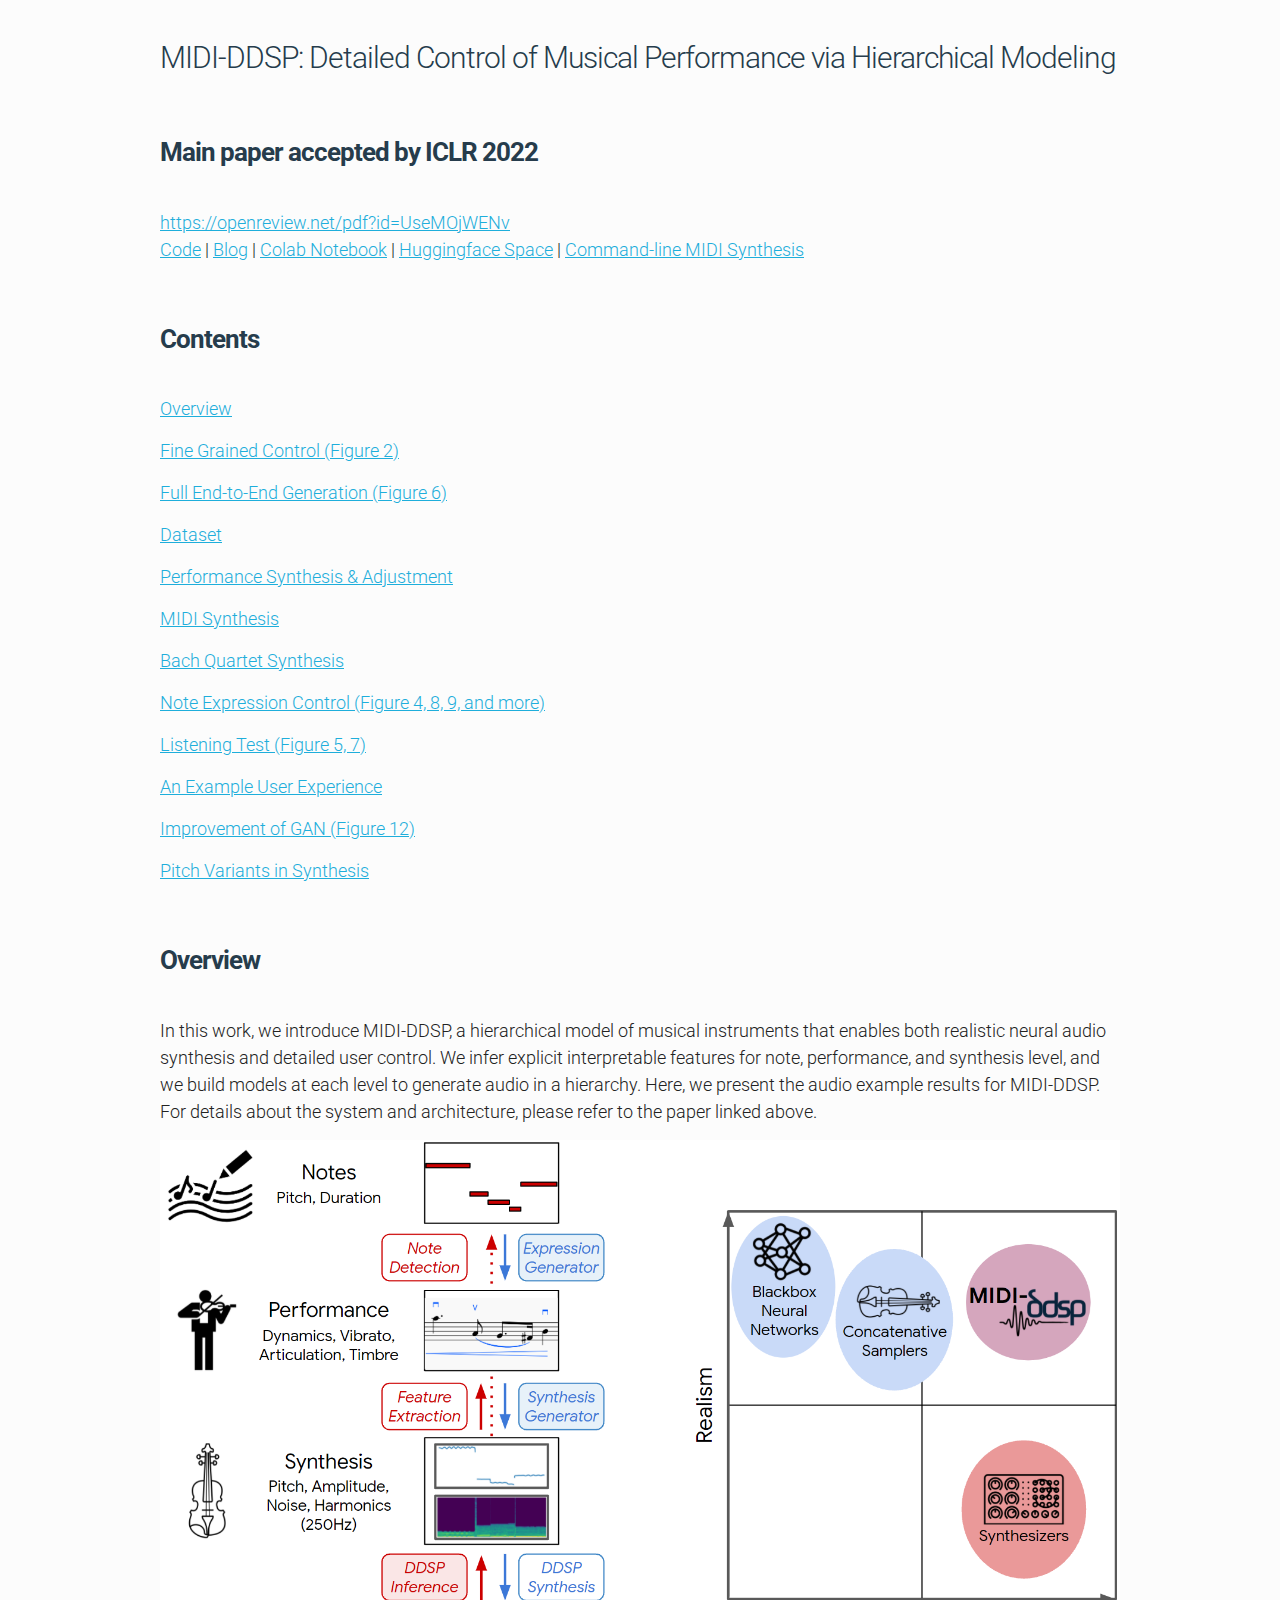
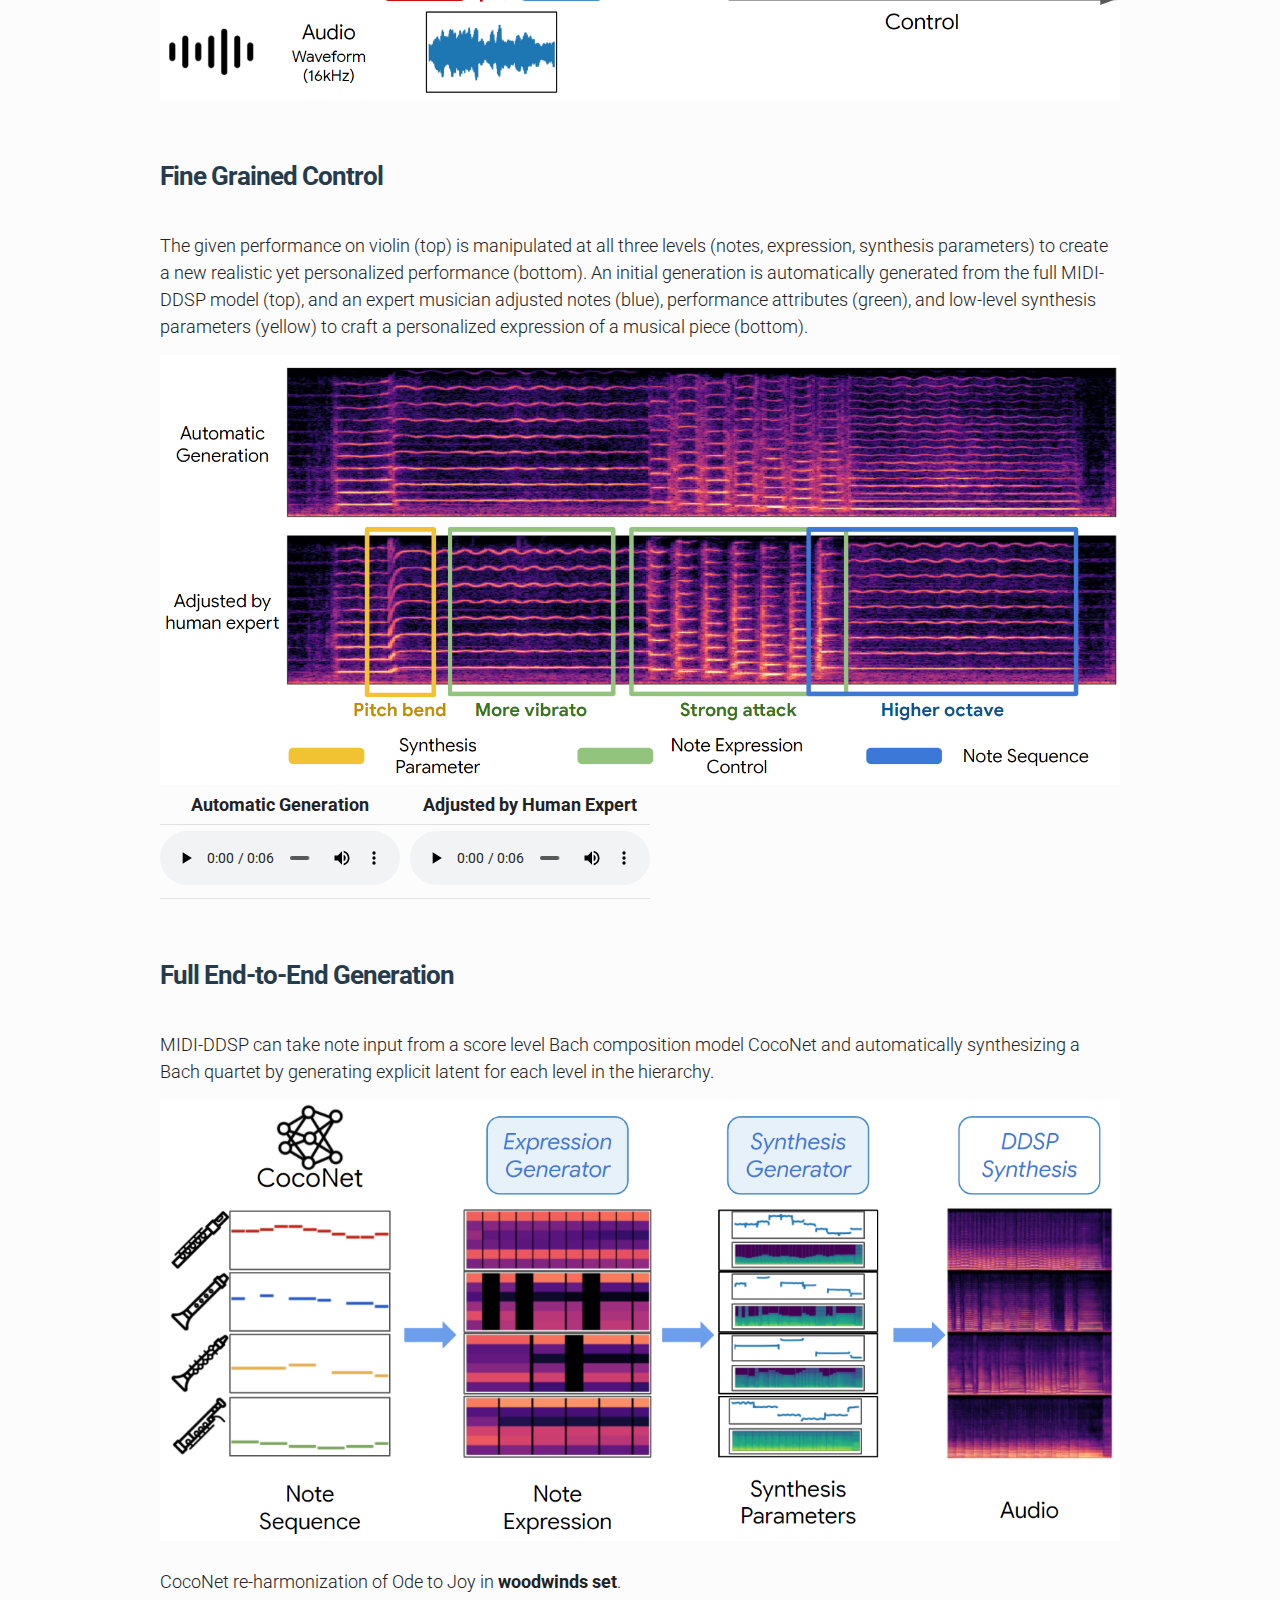
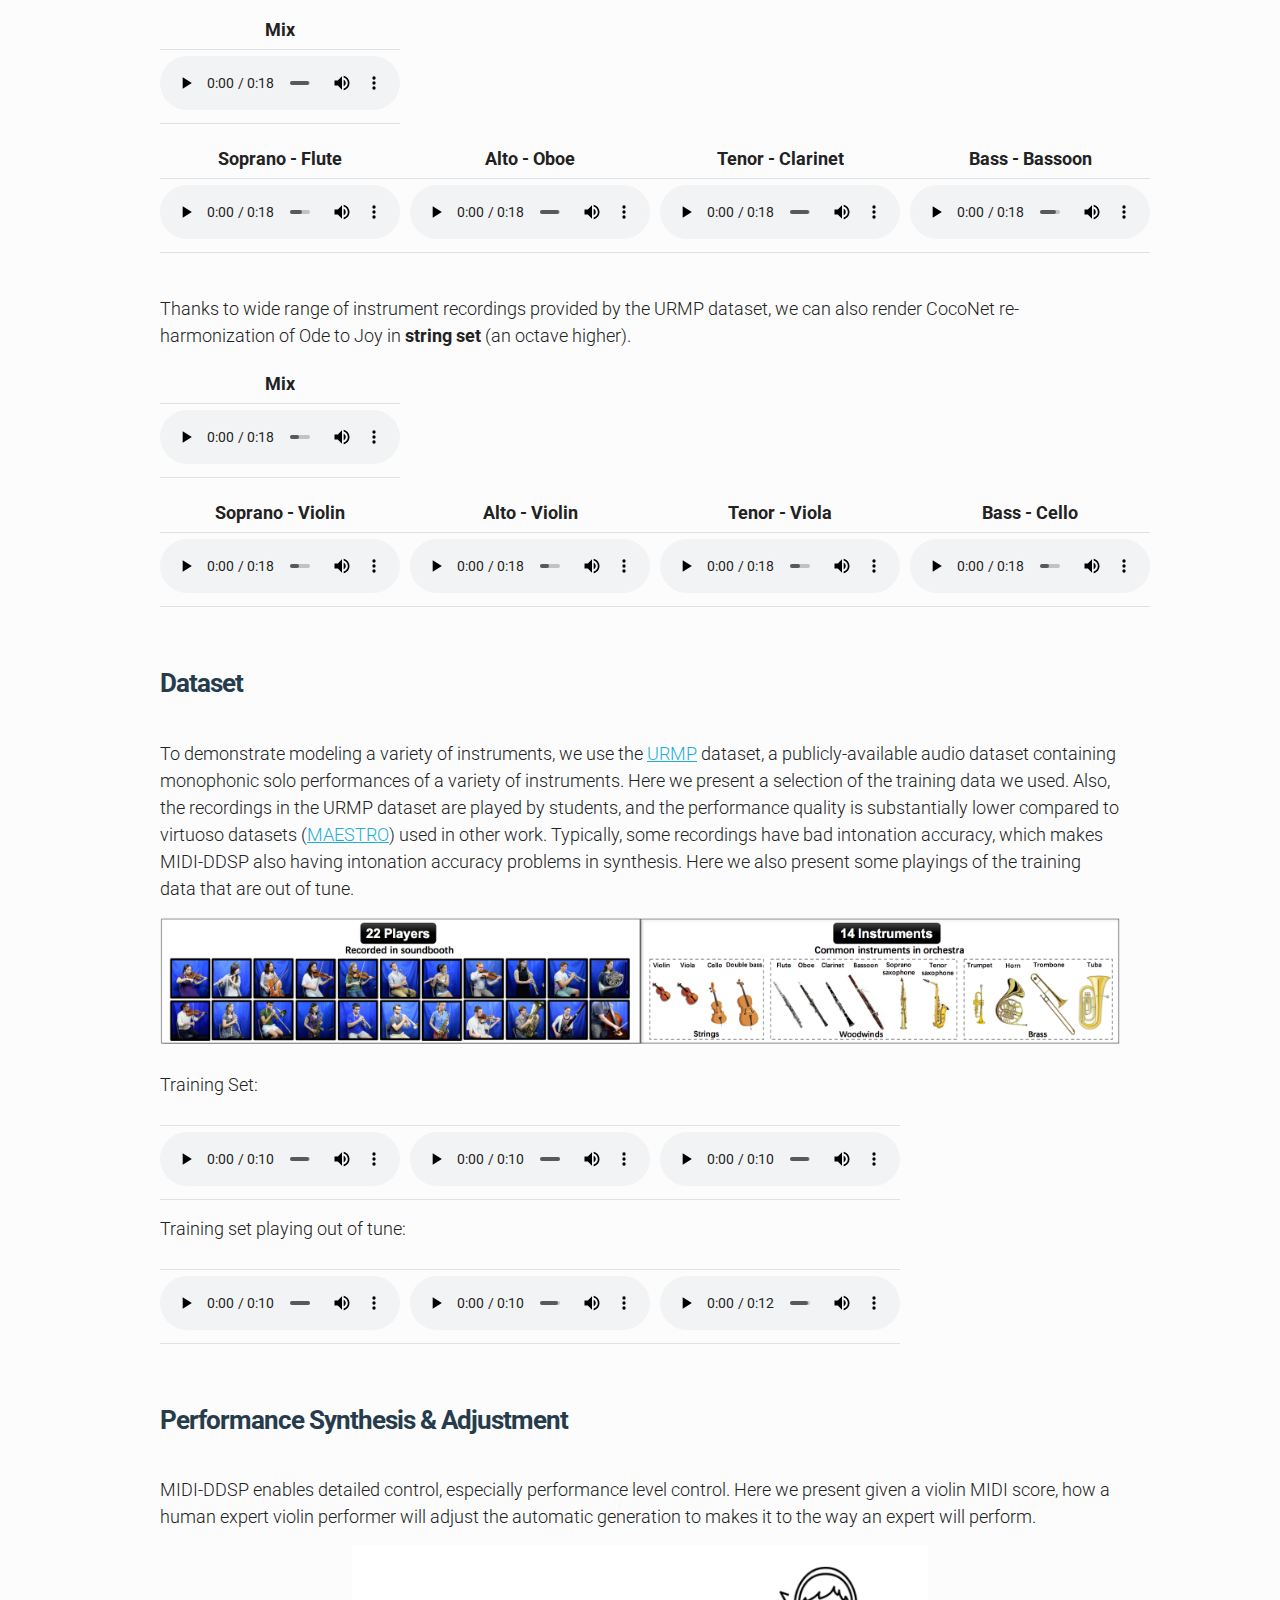
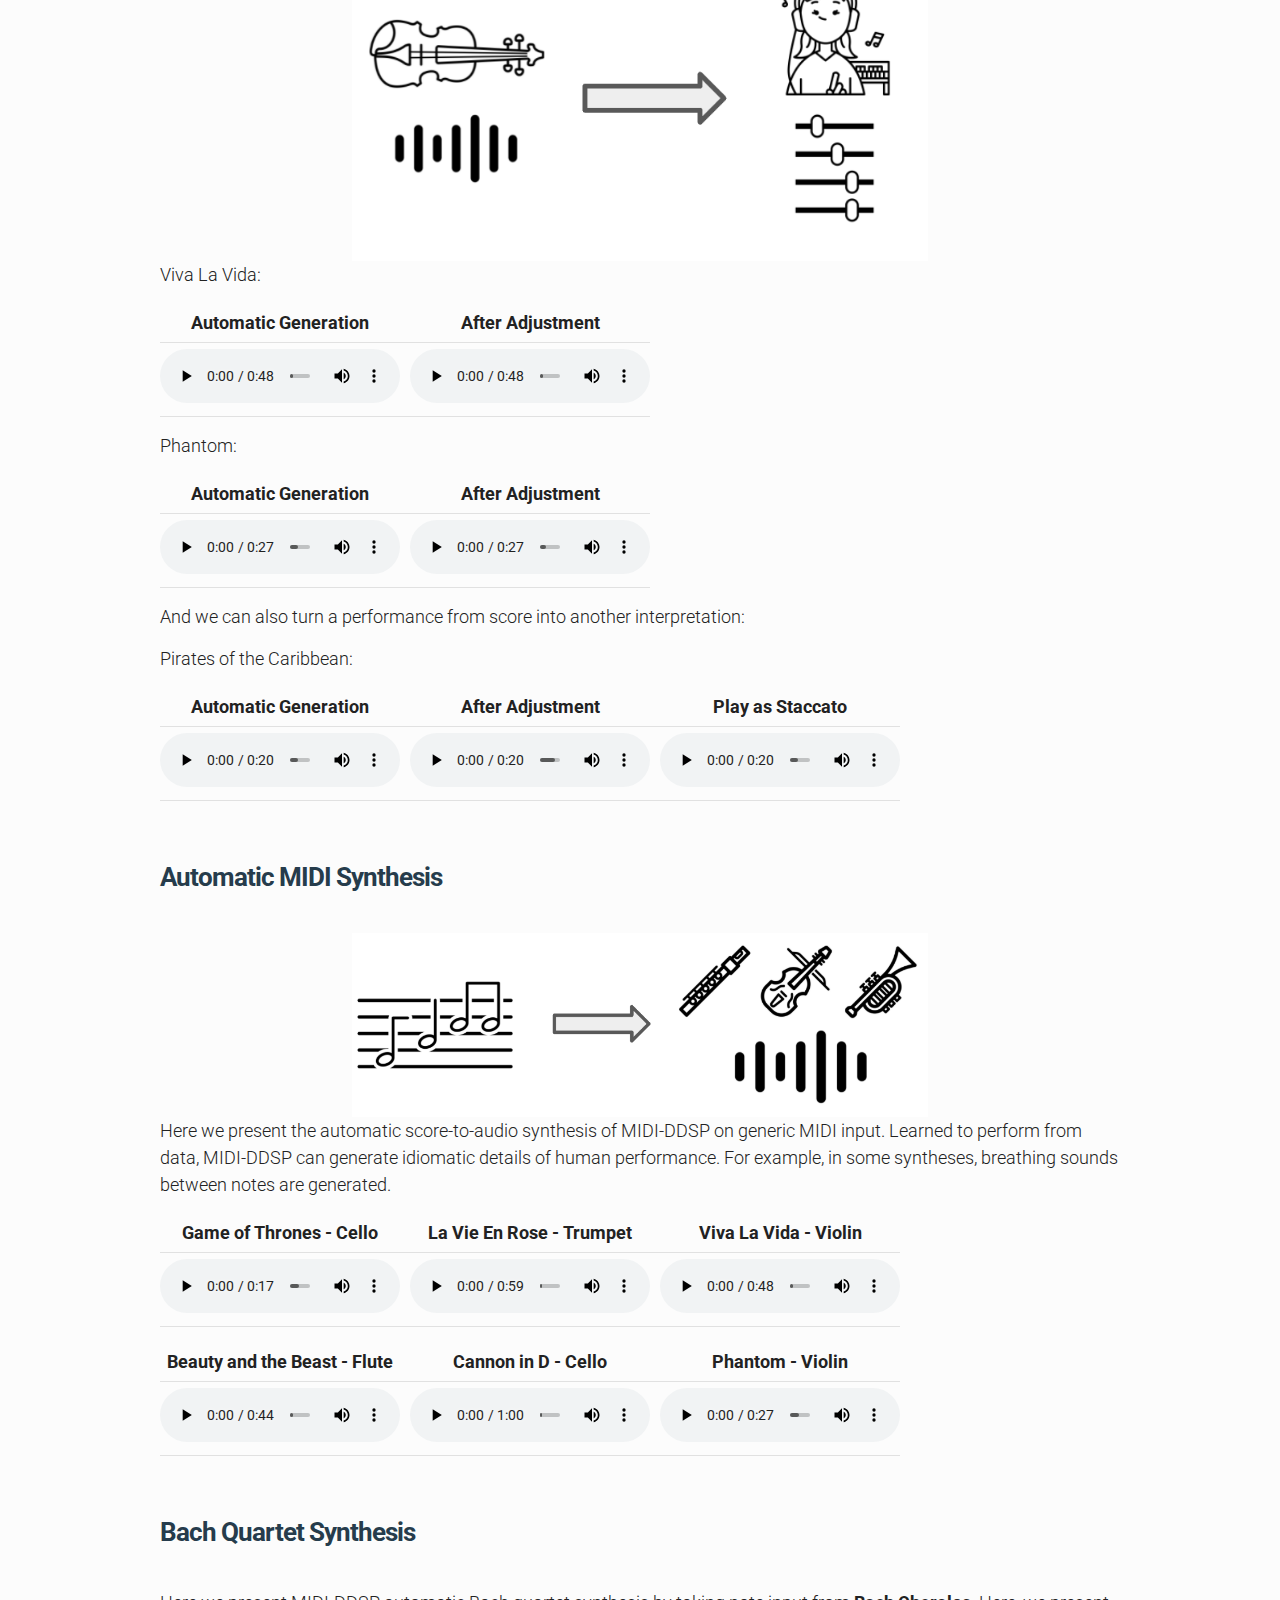
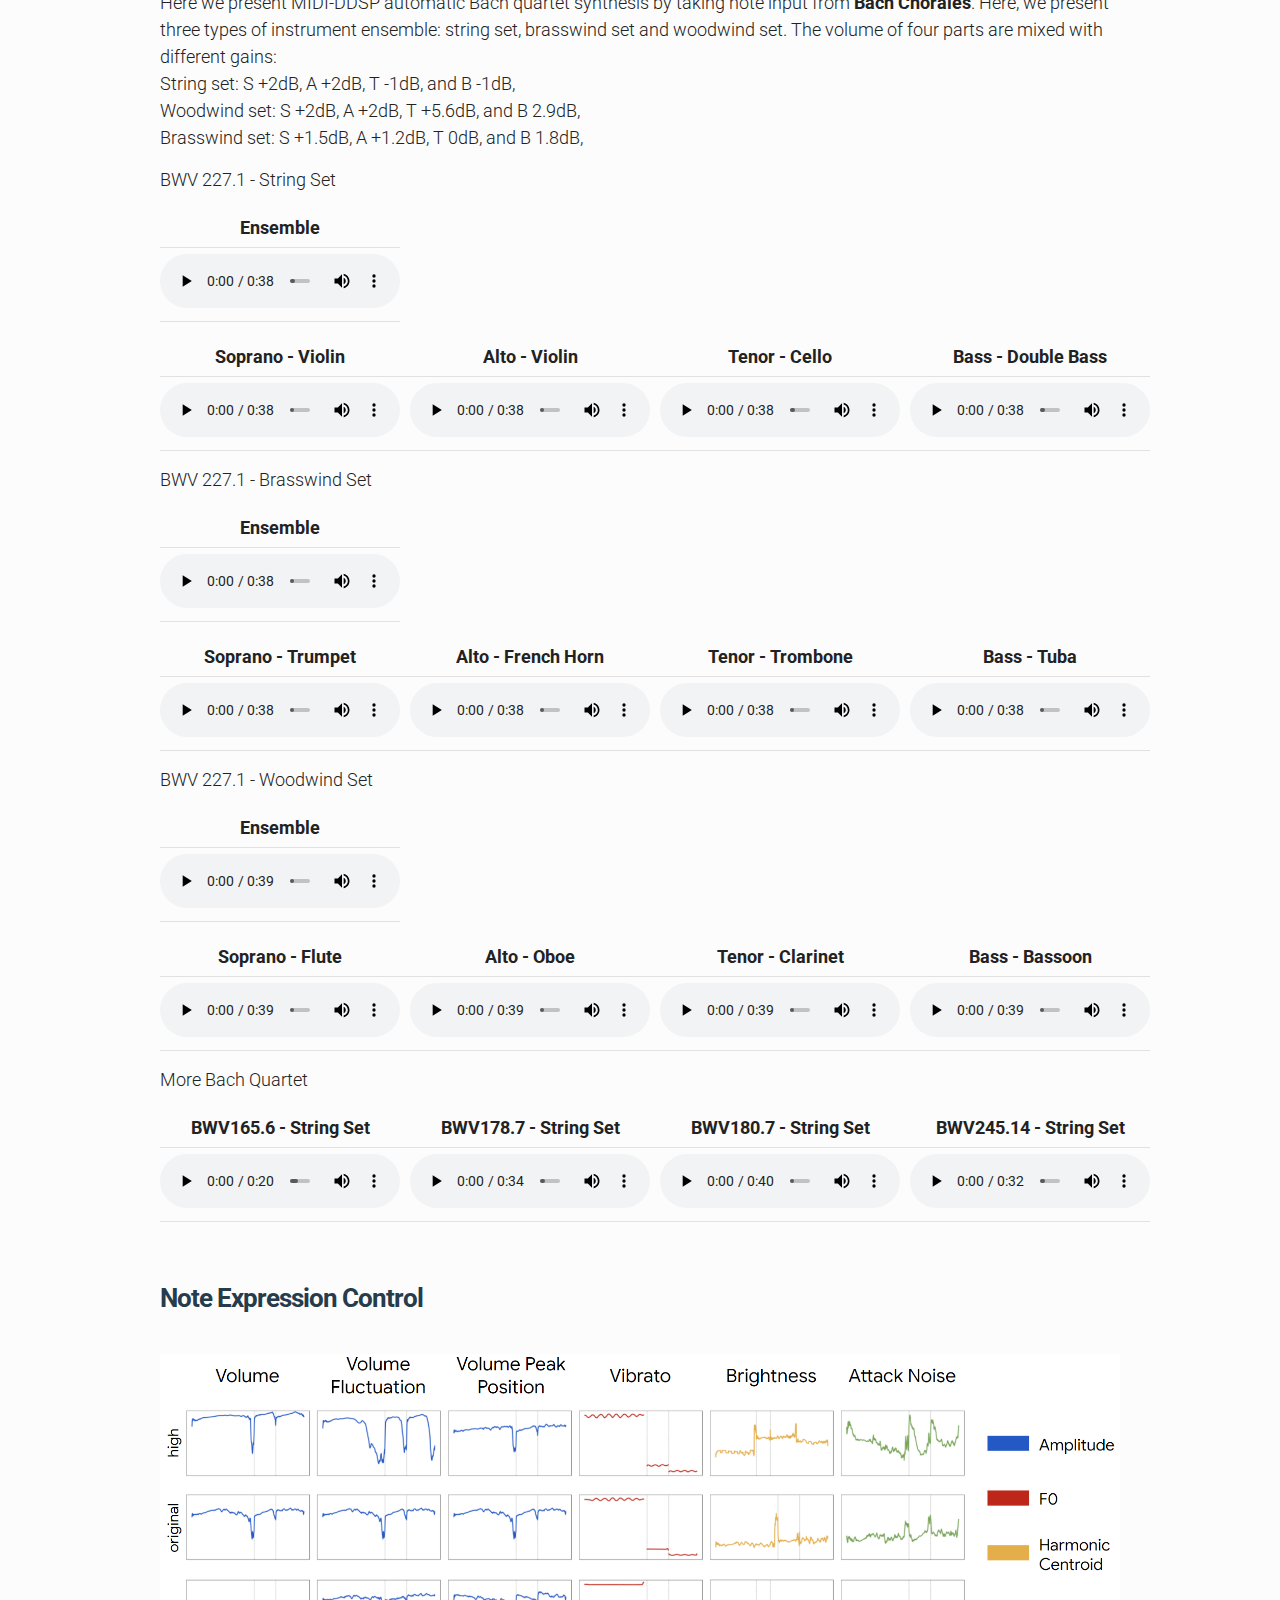
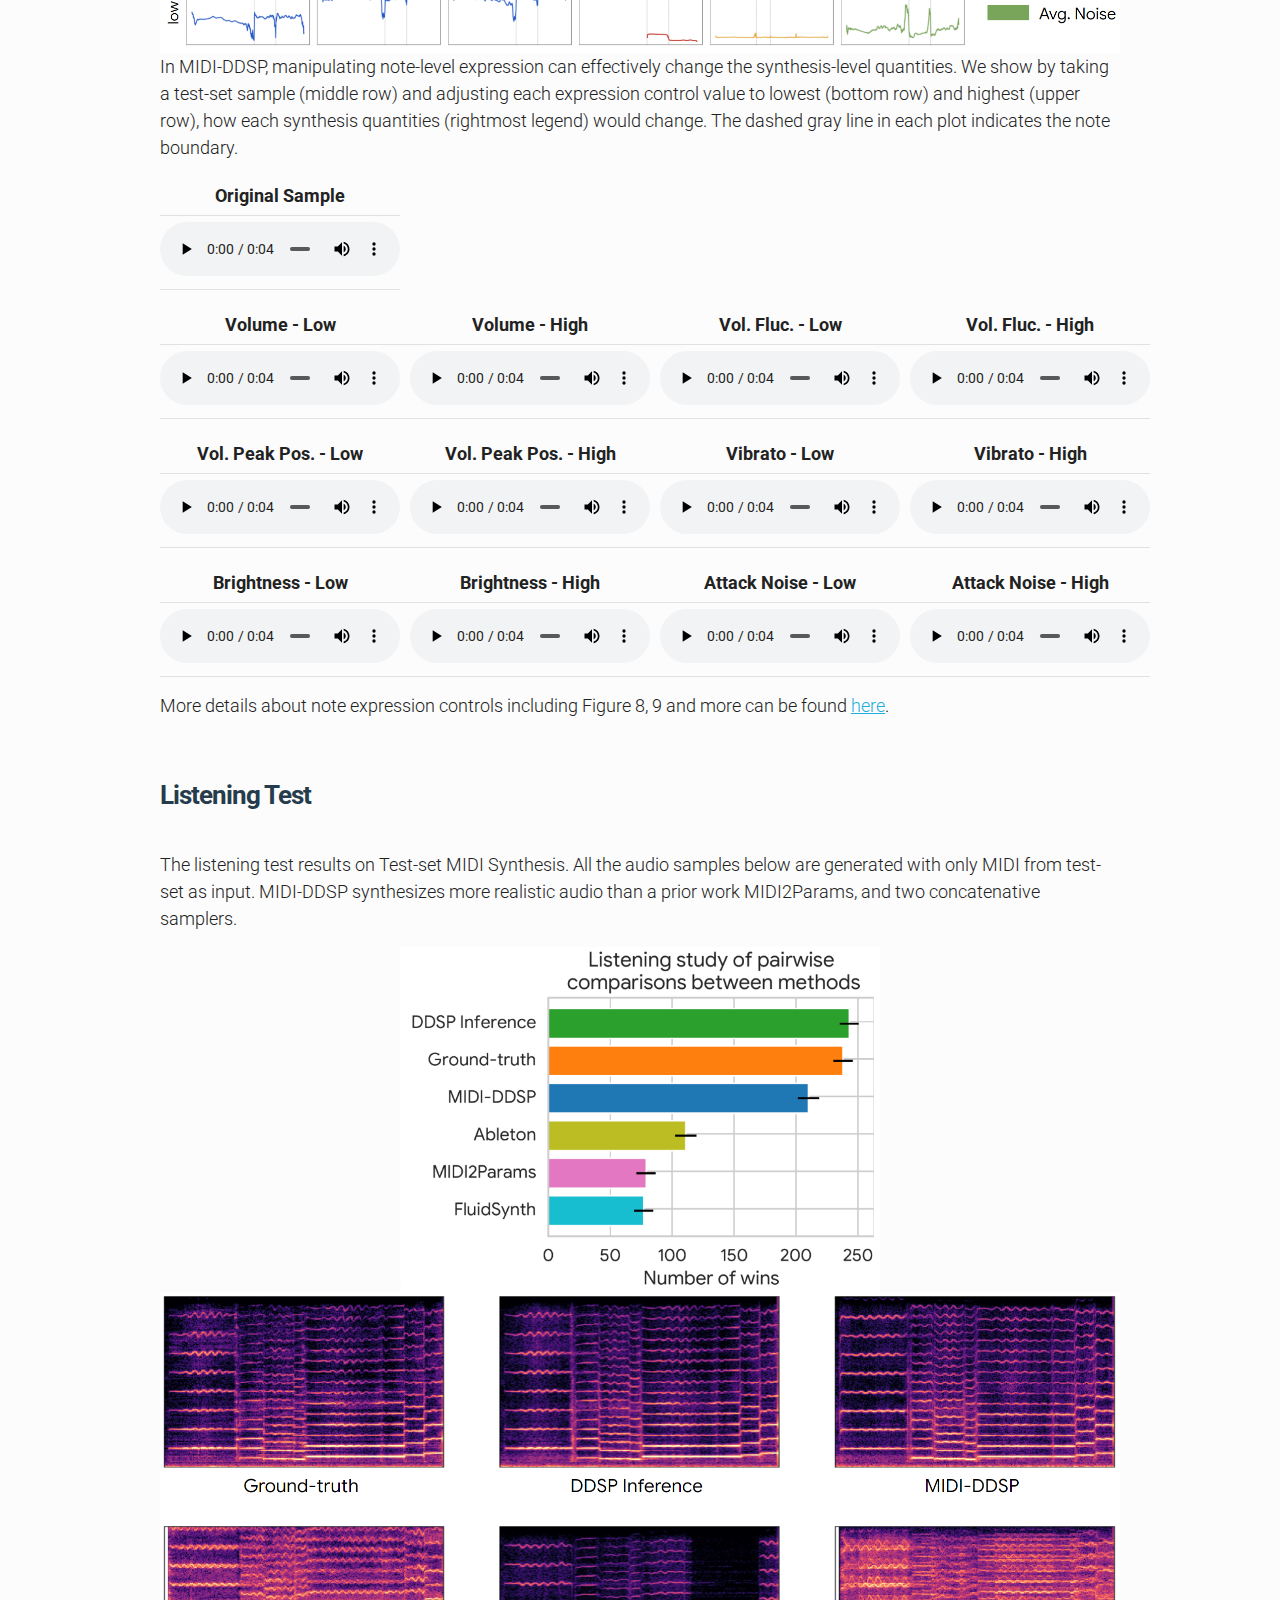
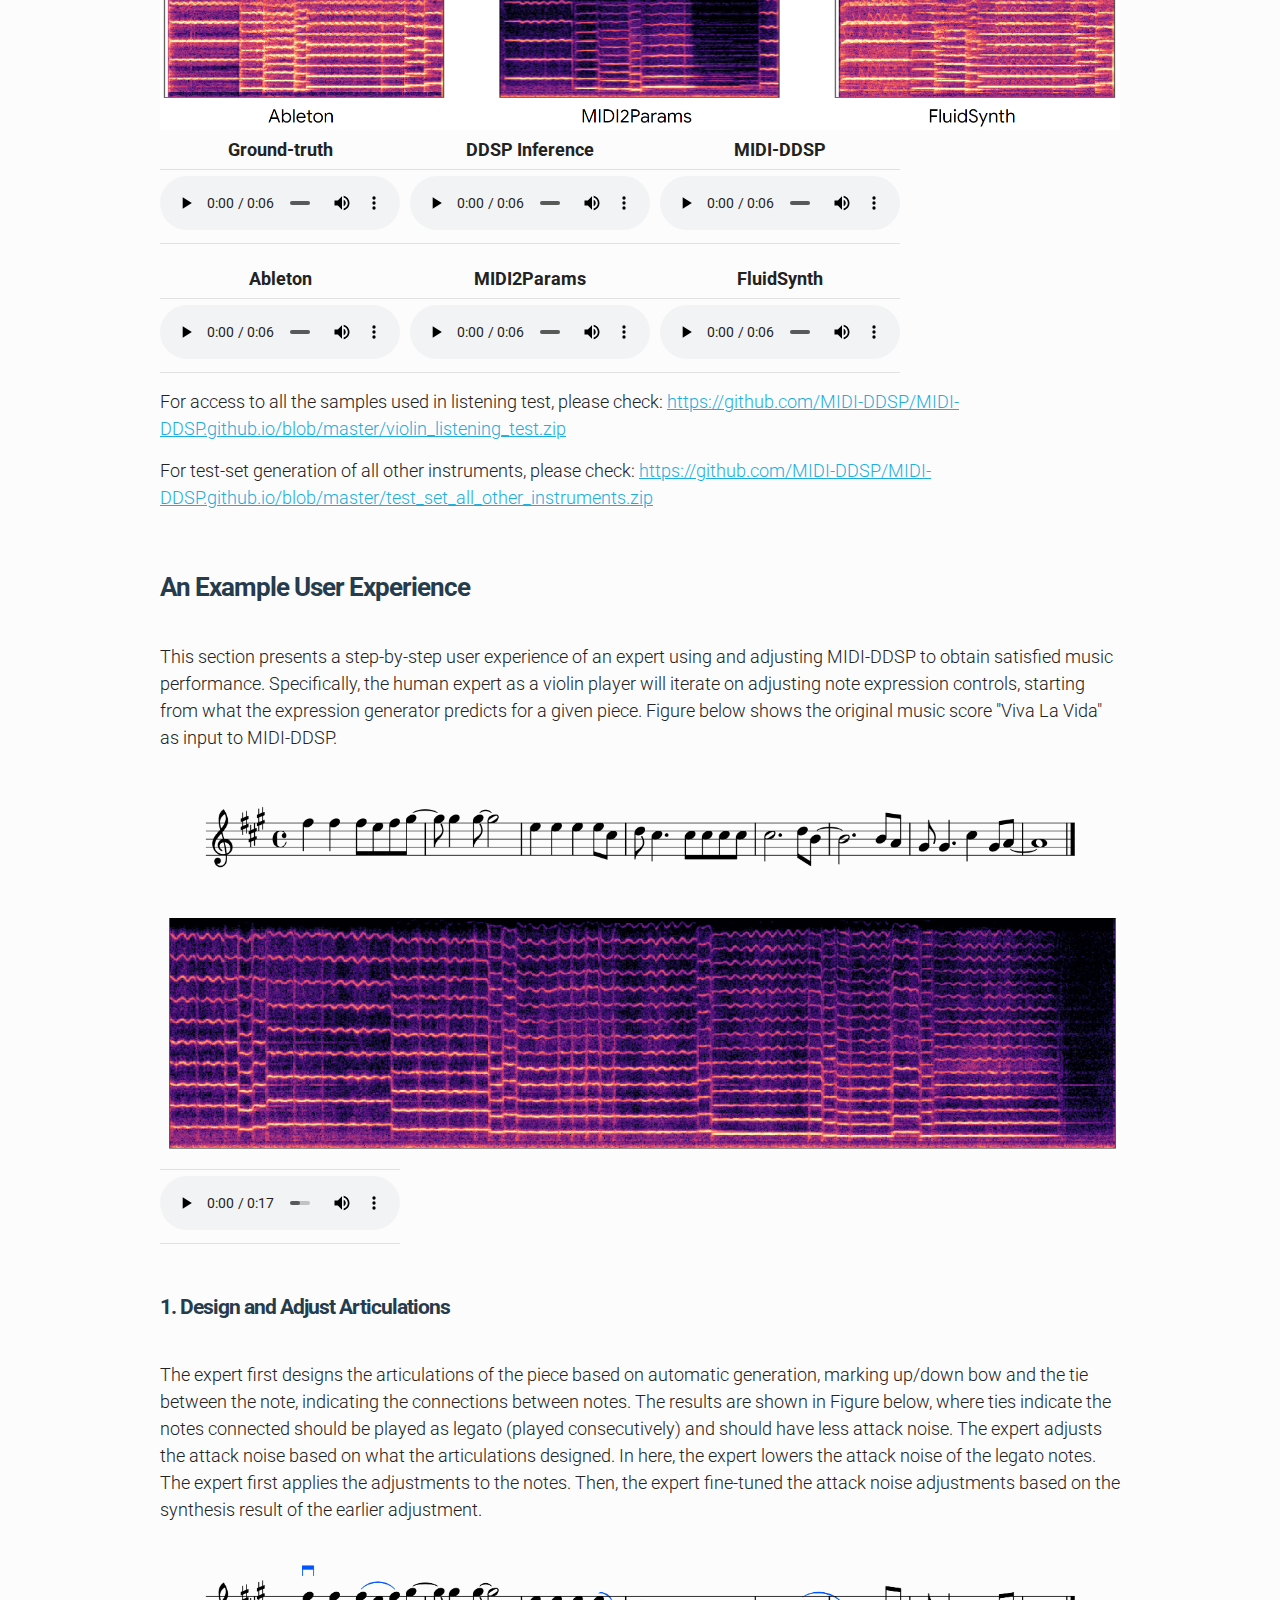
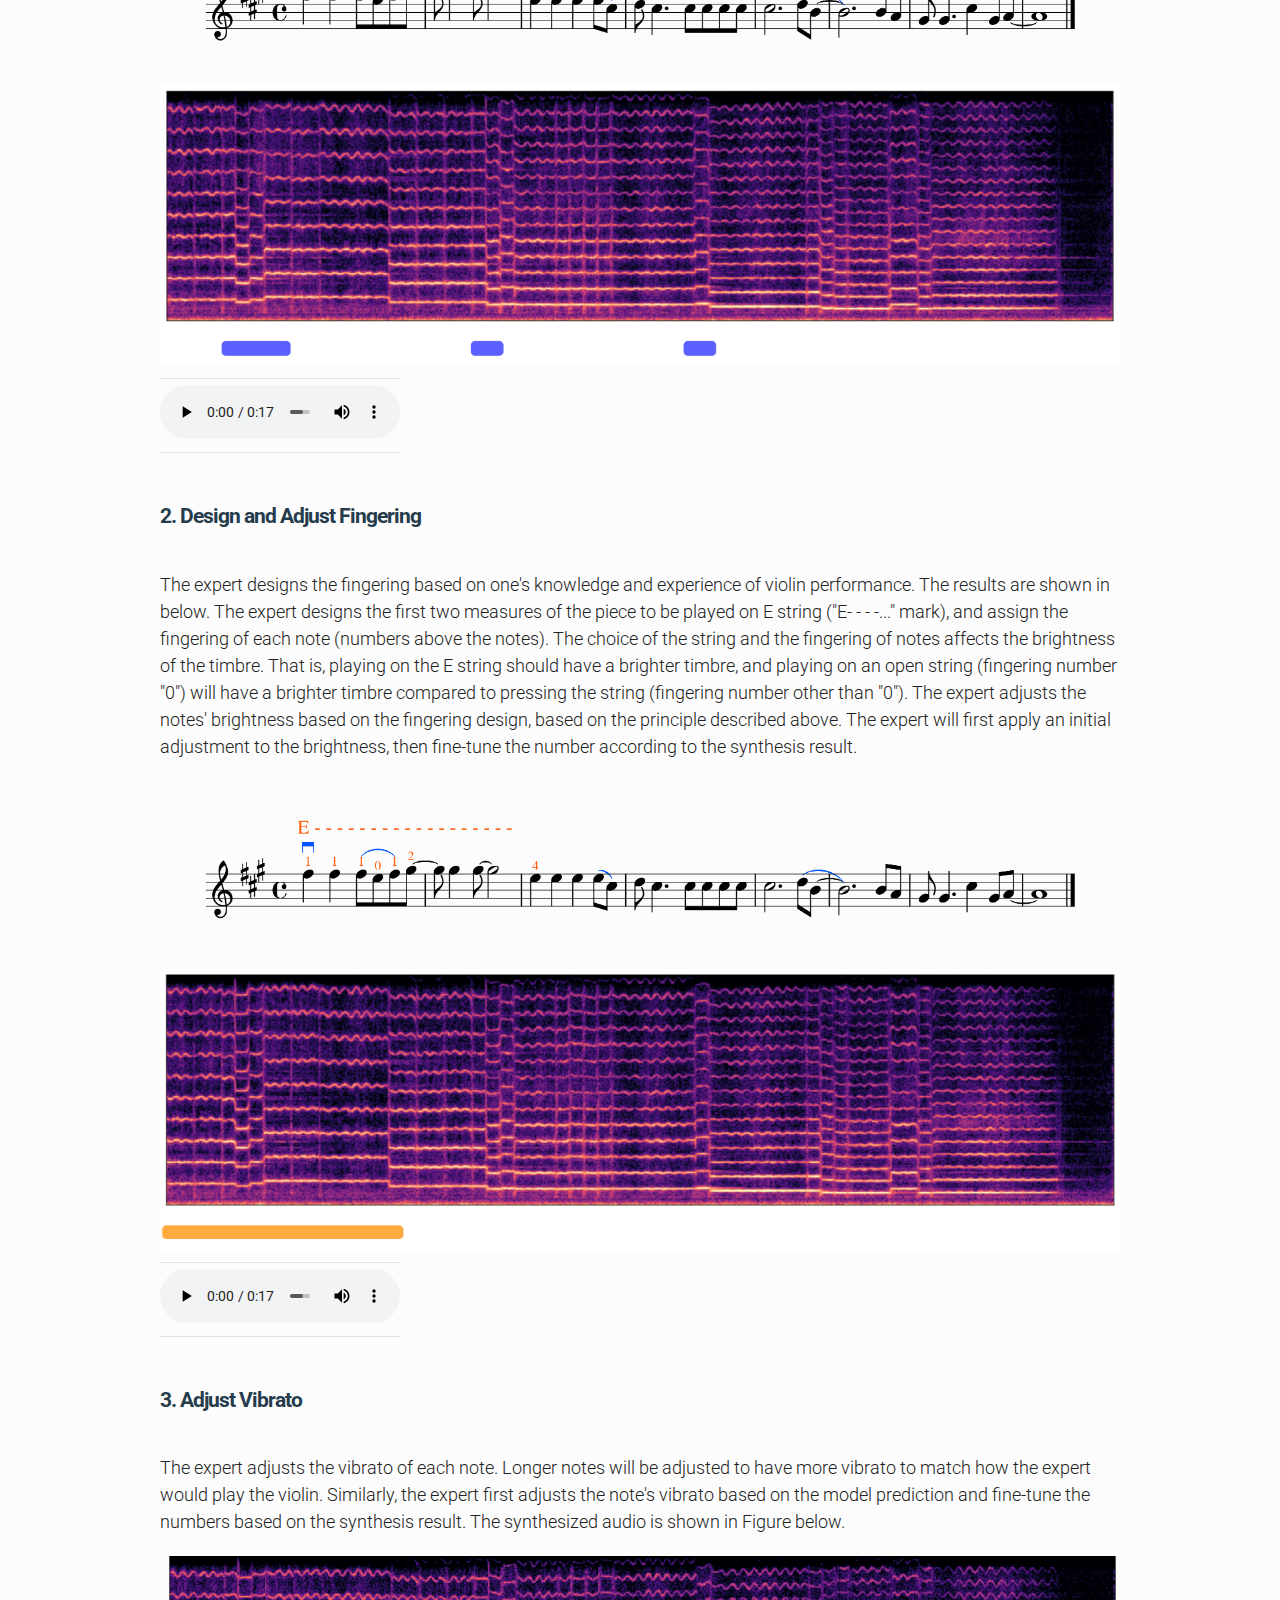
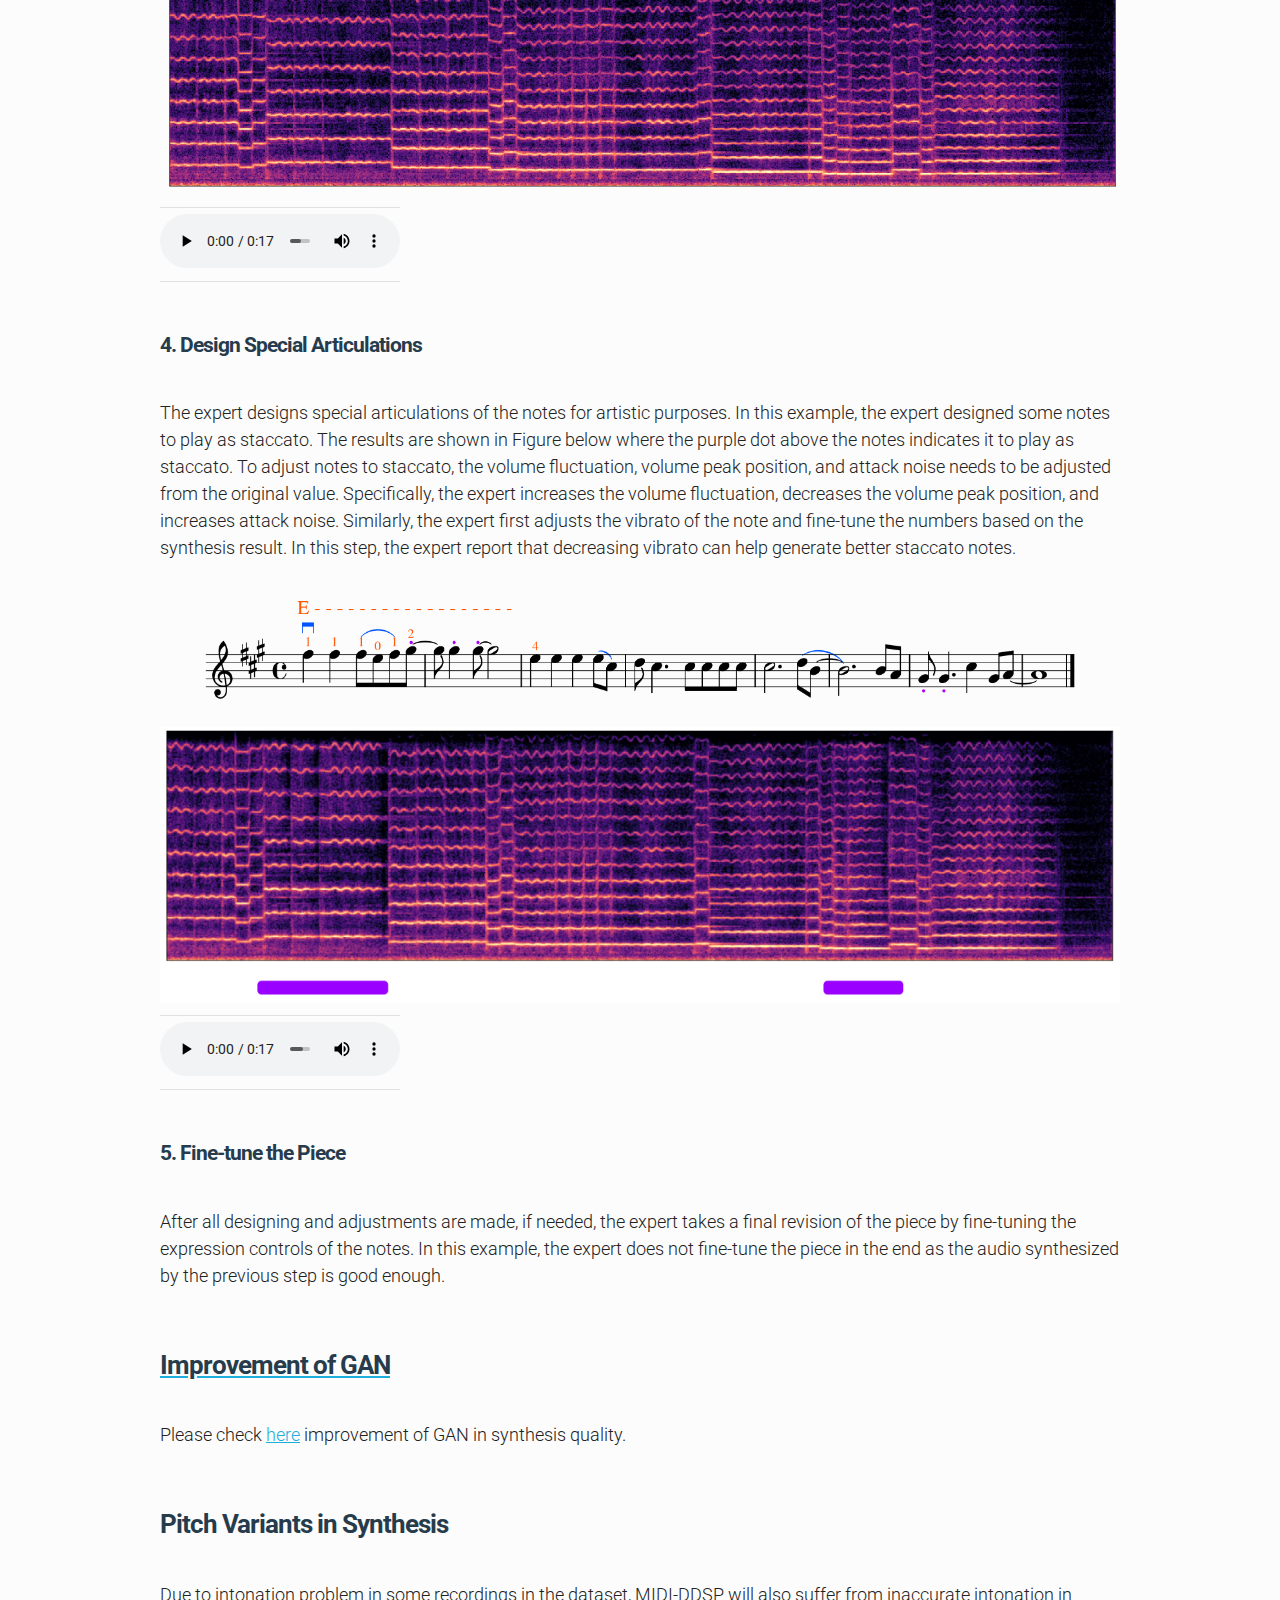
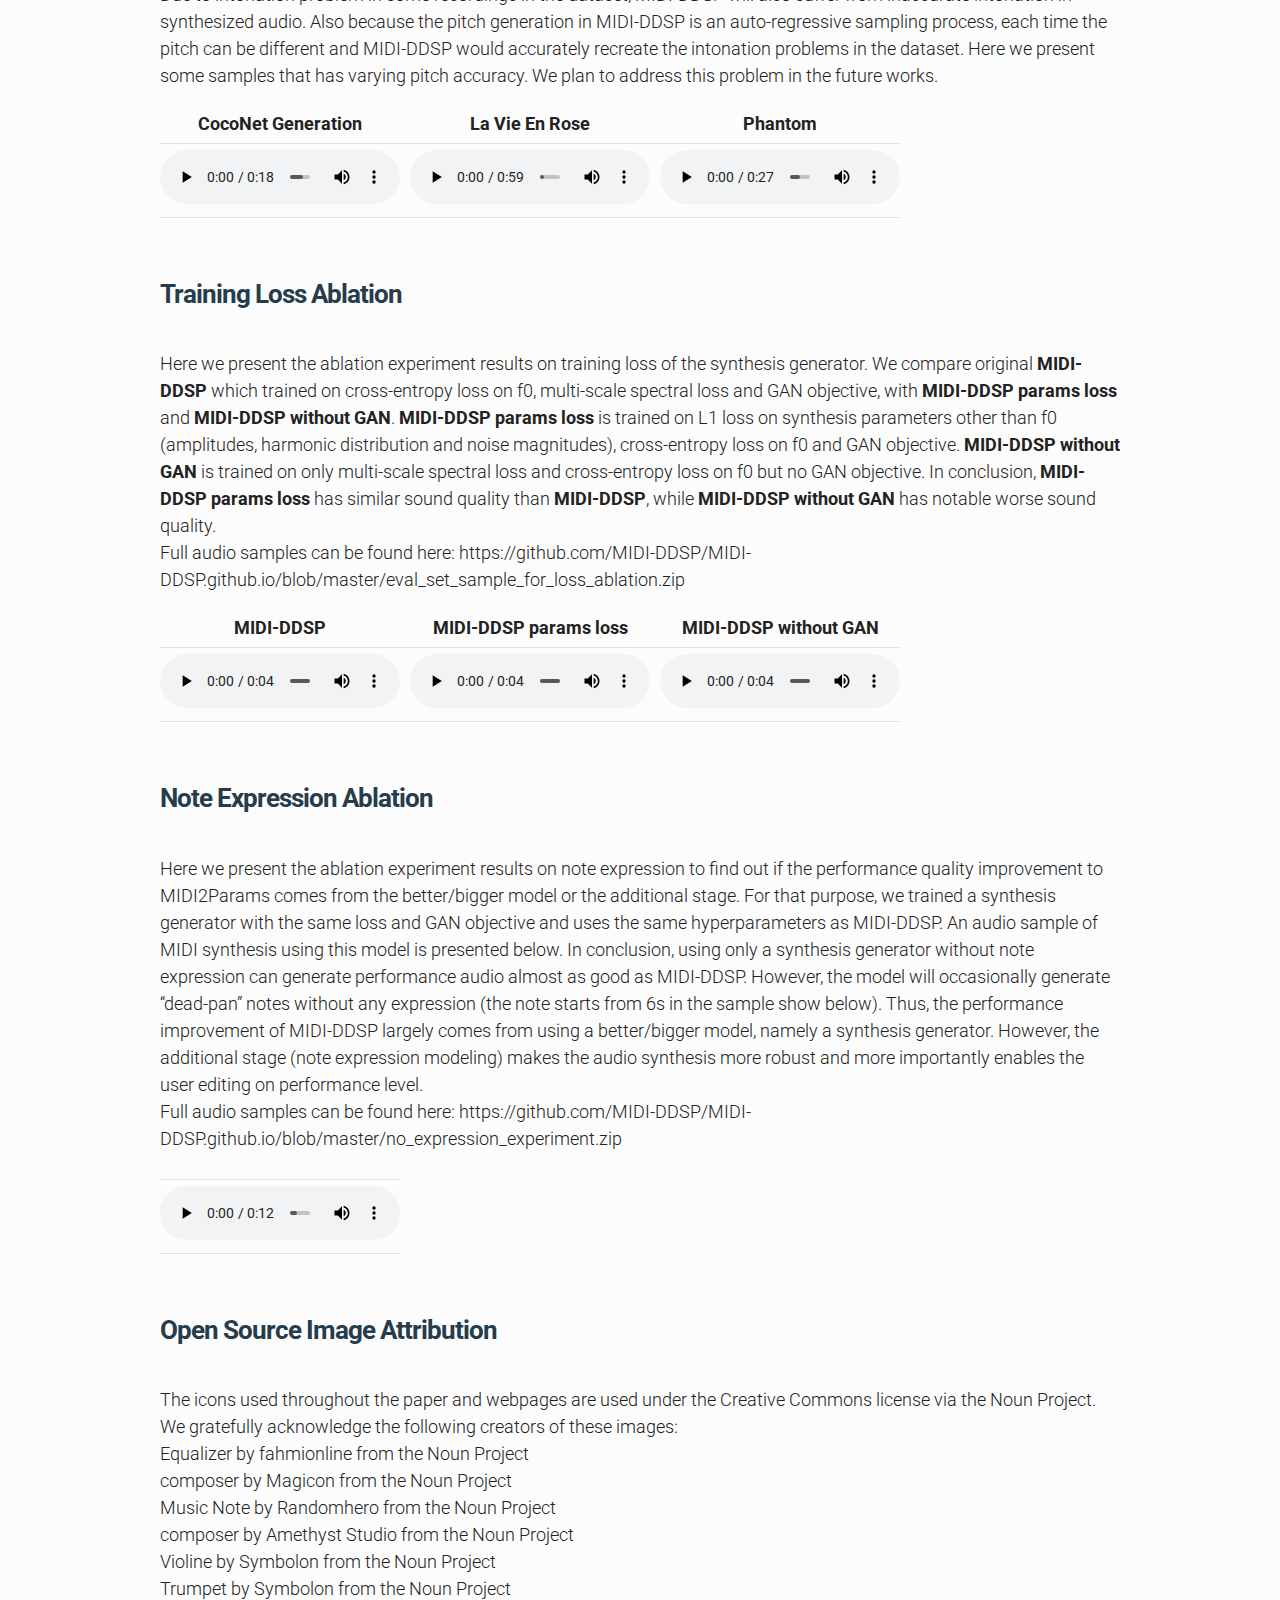
<file: index.html>
<!DOCTYPE HTML>
<html lang="en">
<head>
    <!-- Global site tag (gtag.js) - Google Analytics -->
    <script async src="https://www.googletagmanager.com/gtag/js?id=G-BBL2BT00VH"></script>
    <script>
        window.dataLayer = window.dataLayer || [];

        function gtag() {
            dataLayer.push(arguments);
        }

        gtag('js', new Date());
        gtag('config', 'G-BBL2BT00VH');
    </script>
    <meta charset="utf-8">
    <meta name="generator" content="Hugo 0.55.5"/>
    <meta name="viewport" content="width=device-width, initial-scale=1">
    <link href="https://fonts.googleapis.com/css?family=Roboto:300,400,700" rel="stylesheet" type="text/css">
    <link rel="stylesheet" href="css/github.min.css">
    <link rel="stylesheet" href="css/normalize.css">
    <link rel="stylesheet" href="css/skeleton.css">
    <link rel="stylesheet" href="css/custom.css">
    <title>&#34;MIDI-DDSP: Detailed Control of Musical Performance via Hierarchical Modeling&#34; </title>
</head>

<body>

<div class="container">

    <header role="banner">


    </header>


    <main role="main">

        <h1 id="title">MIDI-DDSP: Detailed Control of Musical Performance via Hierarchical Modeling</h1>

        <h2 id="paper">Main paper accepted by ICLR 2022</h2>

        <a href="https://openreview.net/pdf?id=UseMOjWENv">https://openreview.net/pdf?id=UseMOjWENv</a>
        <p><a href="https://github.com/magenta/midi-ddsp">Code</a> |
            <a href="https://magenta.tensorflow.org/midi-ddsp">Blog</a> |
            <a href="https://colab.research.google.com/github/magenta/midi-ddsp/blob/main/midi_ddsp/colab/MIDI_DDSP_Demo.ipynb">Colab Notebook</a> |
            <a href="https://huggingface.co/spaces/akhaliq/midi-ddsp">Huggingface Space</a> |
            <a href="https://github.com/magenta/midi-ddsp#command-line-midi-synthesis">Command-line MIDI Synthesis</a></p>

        <h2 id="contents">Contents</h2>

        <a href="#overview"><p>Overview</p></a>
        <a href="#human-adjust-demo"><p>Fine Grained Control (Figure 2)</p></a>
        <a href="#coconet-gen"><p>Full End-to-End Generation (Figure 6)</p></a>
        <a href="#dataset"><p>Dataset</p></a>
        <a href="#violin-midi-adjust"><p>Performance Synthesis & Adjustment</p></a>
        <a href="#midi-synthesis"><p>MIDI Synthesis</p></a>
        <a href="#bach-quartet"><p>Bach Quartet Synthesis</p></a>
        <a href="#note_expression_control"><p>Note Expression Control (Figure 4, 8, 9, and more)</p></a>
        <a href="#listening-test"><p>Listening Test (Figure 5, 7)</p></a>
        <a href="#user-experience"><p>An Example User Experience</p></a>
        <a href="gan_improvement.html"><p>Improvement of GAN (Figure 12)</p></a>
        <a href="#pitch-variant"><p>Pitch Variants in Synthesis</p></a>


        <h2 id="overview">Overview</h2>

        <p>
            In this work, we introduce MIDI-DDSP, a hierarchical model of musical instruments that enables both
            realistic neural audio synthesis and detailed user control.
            We infer explicit interpretable features for note, performance, and synthesis level, and we build models at
            each level to generate audio in a hierarchy.
            Here, we present the audio example results for MIDI-DDSP.
            For details about the system and architecture, please refer to the paper linked above.
        </p>
        <img src="pics/hero_diagram.png" alt="Model Architecture">


        <h2 id="human-adjust-demo">Fine Grained Control</h2>

        <p> The given performance on violin (top) is manipulated at all three levels (notes, expression, synthesis
            parameters) to create a new realistic yet personalized performance (bottom).
            An initial generation is automatically generated from the full MIDI-DDSP model (top),
            and an expert musician adjusted notes (blue),
            performance attributes (green), and low-level synthesis parameters (yellow) to craft a personalized
            expression of a musical piece (bottom). </p>

        <img src="pics/human-adjust-hero.png" alt="Fine Grained Control">

        <table>
            <thead>
            <tr>
                <th style="text-align: center">Automatic Generation</th>
                <th style="text-align: center">Adjusted by Human Expert</th>

            </tr>
            </thead>
            <tbody>
            <tr>
                <td style="text-align: center">
                    <audio controls="controls" style="width: 240px">
                        <source src="samples/human-adjust-demo/original.wav" autoplay/>
                        Your browser does not support the audio element.
                    </audio>
                </td>
                <td style="text-align: center">
                    <audio controls="controls" style="width: 240px">
                        <source src="samples/human-adjust-demo/changed.wav" autoplay/>
                        Your browser does not support the audio element.
                    </audio>
            </tr>
            </tbody>
        </table>

        <h2 id="coconet-gen">Full End-to-End Generation</h2>

        <p> MIDI-DDSP can take note input from a score level Bach composition model CocoNet and automatically
            synthesizing a Bach
            quartet by generating explicit latent for each level in the hierarchy. </p>

        <img src="pics/auto-gen-hero.png" alt="Full End-to-End Generation">

        <p><br>CocoNet re-harmonization of Ode to Joy in <b>woodwinds set</b>.</p>

        <table>
            <thead>
            <tr>
                <th style="text-align: center">Mix</th>

            </tr>
            </thead>
            <tbody>
            <tr>
                <td style="text-align: center">
                    <audio controls="controls" style="width: 240px">
                        <source src="samples/coconet_generation/coconet_1_woodwind_set/mix.wav" autoplay/>
                        Your browser does not support the audio element.
                    </audio>
                </td>
            </tr>
            </tbody>
        </table>

        <table>
            <thead>
            <tr>
                <th style="text-align: center">Soprano - Flute</th>
                <th style="text-align: center">Alto - Oboe</th>
                <th style="text-align: center">Tenor - Clarinet</th>
                <th style="text-align: center">Bass - Bassoon</th>
            </tr>
            </thead>
            <tbody>
            <tr>
                <td style="text-align: center">
                    <audio controls="controls" style="width: 240px">
                        <source src="samples/coconet_generation/coconet_1_woodwind_set/Soprano.wav" autoplay/>
                        Your browser does not support the audio element.
                    </audio>
                </td>
                <td style="text-align: center">
                    <audio controls="controls" style="width: 240px">
                        <source src="samples/coconet_generation/coconet_1_woodwind_set/Alto.wav" autoplay/>
                        Your browser does not support the audio element.
                    </audio>
                </td>
                <td style="text-align: center">
                    <audio controls="controls" style="width: 240px">
                        <source src="samples/coconet_generation/coconet_1_woodwind_set/Tenor.wav" autoplay/>
                        Your browser does not support the audio element.
                    </audio>
                </td>
                <td style="text-align: center">
                    <audio controls="controls" style="width: 240px">
                        <source src="samples/coconet_generation/coconet_1_woodwind_set/Bass.wav" autoplay/>
                        Your browser does not support the audio element.
                    </audio>
                </td>
            </tr>
            </tbody>
        </table>

        <p><br> Thanks to wide range of instrument recordings provided by the URMP dataset, we can also render CocoNet
            re-harmonization of Ode to Joy in <b>string set</b> (an octave higher).
        </p>

        <table>
            <thead>
            <tr>
                <th style="text-align: center">Mix</th>

            </tr>
            </thead>
            <tbody>
            <tr>
                <td style="text-align: center">
                    <audio controls="controls" style="width: 240px">
                        <source src="samples/coconet_generation/coconet_1_string_set/mix.wav" autoplay/>
                        Your browser does not support the audio element.
                    </audio>
                </td>
            </tr>
            </tbody>
        </table>

        <table>
            <thead>
            <tr>
                <th style="text-align: center">Soprano - Violin</th>
                <th style="text-align: center">Alto - Violin</th>
                <th style="text-align: center">Tenor - Viola</th>
                <th style="text-align: center">Bass - Cello</th>
            </tr>
            </thead>
            <tbody>
            <tr>
                <td style="text-align: center">
                    <audio controls="controls" style="width: 240px">
                        <source src="samples/coconet_generation/coconet_1_string_set/Soprano.wav" autoplay/>
                        Your browser does not support the audio element.
                    </audio>
                </td>
                <td style="text-align: center">
                    <audio controls="controls" style="width: 240px">
                        <source src="samples/coconet_generation/coconet_1_string_set/Alto.wav" autoplay/>
                        Your browser does not support the audio element.
                    </audio>
                </td>
                <td style="text-align: center">
                    <audio controls="controls" style="width: 240px">
                        <source src="samples/coconet_generation/coconet_1_string_set/Tenor.wav" autoplay/>
                        Your browser does not support the audio element.
                    </audio>
                </td>
                <td style="text-align: center">
                    <audio controls="controls" style="width: 240px">
                        <source src="samples/coconet_generation/coconet_1_string_set/Bass.wav" autoplay/>
                        Your browser does not support the audio element.
                    </audio>
                </td>
            </tr>
            </tbody>
        </table>

        <h2 id="dataset">Dataset</h2>
        <p> To demonstrate modeling a variety of instruments, we use the <a
                href="#http://www2.ece.rochester.edu/projects/air/projects/URMP.html">URMP</a> dataset, a
            publicly-available audio dataset containing monophonic solo performances of a variety of instruments.
            Here we present a selection of the training data we used.
            Also, the recordings in the URMP dataset are played by students, and the performance quality is
            substantially lower compared to virtuoso datasets (<a
                    href="#https://magenta.tensorflow.org/datasets/maestro">MAESTRO</a>) used in other work.
            Typically, some recordings have bad intonation accuracy, which makes MIDI-DDSP also having intonation
            accuracy problems in synthesis.
            Here we also present some playings of the training data that are out of tune.
        </p>

        <img src="pics/urmp_dataset.png" alt="URMP Dataset">

        <p><br>Training Set:</p>

        <table>
            <thead>
            <tr>
                <th style="text-align: center"></th>
                <th style="text-align: center"></th>
                <th style="text-align: center"></th>


            </tr>
            </thead>
            <tbody>
            <tr>
                <td style="text-align: center">
                    <audio controls="controls" style="width: 240px">
                        <source src="samples/dataset_show/normal/AuSep_1_tpt_05_Entertainer_01.wav"
                                autoplay/>
                        Your browser does not support the audio element.
                    </audio>
                </td>
                <td style="text-align: center">
                    <audio controls="controls" style="width: 240px">
                        <source src="samples/dataset_show/normal/AuSep_1_vn_12_Spring_01.wav" autoplay/>
                        Your browser does not support the audio element.
                    </audio>
                </td>
                <td style="text-align: center">
                    <audio controls="controls" style="width: 240px">
                        <source src="samples/dataset_show/normal/AuSep_4_bn_28_Fugue_01.wav"
                                autoplay/>
                        Your browser does not support the audio element.
                    </audio>
                </td>

            </tr>
            </tbody>
        </table>

        <p>Training set playing out of tune:</p>

        <table>
            <thead>
            <tr>
                <th style="text-align: center"></th>
                <th style="text-align: center"></th>
                <th style="text-align: center"></th>


            </tr>
            </thead>
            <tbody>
            <tr>
                <td style="text-align: center">
                    <audio controls="controls" style="width: 240px">
                        <source src="samples/dataset_show/badcase/AuSep_1_vn_01_Jupiter_01.wav"
                                autoplay/>
                        Your browser does not support the audio element.
                    </audio>
                </td>
                <td style="text-align: center">
                    <audio controls="controls" style="width: 240px">
                        <source src="samples/dataset_show/badcase/AuSep_2_tbn_22_Rejouissance_02.wav" autoplay/>
                        Your browser does not support the audio element.
                    </audio>
                </td>
                <td style="text-align: center">
                    <audio controls="controls" style="width: 240px">
                        <source src="samples/dataset_show/badcase/AuSep_4_db_35_Rondeau_01.wav"
                                autoplay/>
                        Your browser does not support the audio element.
                    </audio>
                </td>

            </tr>
            </tbody>
        </table>

        <h2 id="violin-midi-adjust">Performance Synthesis & Adjustment</h2>

        <p>MIDI-DDSP enables detailed control, especially performance level control.
            Here we present given a violin MIDI score, how a human expert violin performer
            will adjust the automatic generation to makes it to the way an expert will perform.</p>

        <!--        todo: video of adjustment process?-->

        <img width="60%" height="60%" src="pics/human-adjust.PNG" alt="Adjust Process">


        <p>Viva La Vida:</p>

        <table>
            <thead>
            <tr>
                <th style="text-align: center">Automatic Generation</th>
                <th style="text-align: center">After Adjustment</th>

            </tr>
            </thead>
            <tbody>
            <tr>
                <td style="text-align: center">
                    <audio controls="controls" style="width: 240px">
                        <source src="samples/automatic_midi_synthesis-finished/viva_la_vida.wav"
                                autoplay/>
                        Your browser does not support the audio element.
                    </audio>
                </td>
                <td style="text-align: center">
                    <audio controls="controls" style="width: 240px">
                        <source src="samples/automatic_midi_synthesis-finished/viva_la_vida_0910_adjusted.wav"
                                autoplay/>
                        Your browser does not support the audio element.
                    </audio>
                </td>
            </tr>
            </tbody>
        </table>

        <p>Phantom:</p>

        <table>
            <thead>
            <tr>
                <th style="text-align: center">Automatic Generation</th>
                <th style="text-align: center">After Adjustment</th>

            </tr>
            </thead>
            <tbody>
            <tr>
                <td style="text-align: center">
                    <audio controls="controls" style="width: 240px">
                        <source src="samples/automatic_midi_synthesis-finished/phantom.wav"
                                autoplay/>
                        Your browser does not support the audio element.
                    </audio>
                </td>
                <td style="text-align: center">
                    <audio controls="controls" style="width: 240px">
                        <source src="samples/automatic_midi_synthesis-finished/phantom_0910_adjusted.wav" autoplay/>
                        Your browser does not support the audio element.
                    </audio>
                </td>
            </tr>
            </tbody>
        </table>

        <p>And we can also turn a performance from score into another interpretation:</p>

        <p>Pirates of the Caribbean:</p>

        <table>
            <thead>
            <tr>
                <th style="text-align: center">Automatic Generation</th>
                <th style="text-align: center">After Adjustment</th>
                <th style="text-align: center">Play as Staccato</th>


            </tr>
            </thead>
            <tbody>
            <tr>
                <td style="text-align: center">
                    <audio controls="controls" style="width: 240px">
                        <source src="samples/automatic_midi_synthesis-finished/pirates_of_the_caribbean_original.wav"
                                autoplay/>
                        Your browser does not support the audio element.
                    </audio>
                </td>
                <td style="text-align: center">
                    <audio controls="controls" style="width: 240px">
                        <source src="samples/automatic_midi_synthesis-finished/pirates_of_the_caribbean_adjusted.wav"
                                autoplay/>
                        Your browser does not support the audio element.
                    </audio>
                </td>
                <td style="text-align: center">
                    <audio controls="controls" style="width: 240px">
                        <source src="samples/automatic_midi_synthesis-finished/pirates_of_the_caribbean_staccato.wav"
                                autoplay/>
                        Your browser does not support the audio element.
                    </audio>
                </td>

            </tr>
            </tbody>
        </table>


        <h2 id="midi-synthesis">Automatic MIDI Synthesis</h2>

        <img width="60%" height="60%" src="pics/midi_synth.PNG" alt="Automatic MIDI Synthesis">

        <p>Here we present the automatic score-to-audio synthesis of MIDI-DDSP on generic MIDI input.
            Learned to perform from data, MIDI-DDSP can generate idiomatic details of human performance.
            For example, in some syntheses, breathing sounds between notes are generated.
        </p>

        <table>
            <thead>
            <tr>
                <th style="text-align: center">Game of Thrones - Cello</th>
                <th style="text-align: center">La Vie En Rose - Trumpet</th>
                <th style="text-align: center">Viva La Vida - Violin</th>


            </tr>
            </thead>
            <tbody>
            <tr>
                <td style="text-align: center">
                    <audio controls="controls" style="width: 240px">
                        <source src="samples/automatic_midi_synthesis-finished/Game_of_Thrones_Solo_Cello.wav"
                                autoplay/>
                        Your browser does not support the audio element.
                    </audio>
                </td>
                <td style="text-align: center">
                    <audio controls="controls" style="width: 240px">
                        <source src="samples/automatic_midi_synthesis-finished/la_vie_en_rose.wav" autoplay/>
                        Your browser does not support the audio element.
                    </audio>
                </td>
                <td style="text-align: center">
                    <audio controls="controls" style="width: 240px">
                        <source src="samples/automatic_midi_synthesis-finished/viva_la_vida.wav"
                                autoplay/>
                        Your browser does not support the audio element.
                    </audio>
                </td>

            </tr>
            </tbody>
        </table>

        <table>
            <thead>
            <tr>
                <th style="text-align: center">Beauty and the Beast - Flute</th>
                <th style="text-align: center">Cannon in D - Cello</th>
                <th style="text-align: center">Phantom - Violin</th>

            </tr>
            </thead>
            <tbody>
            <tr>
                <td style="text-align: center">
                    <audio controls="controls" style="width: 240px">
                        <source src="samples/automatic_midi_synthesis-finished/Beauty_and_the_beast-Flute.wav"
                                autoplay/>
                        Your browser does not support the audio element.
                    </audio>
                </td>
                <td style="text-align: center">
                    <audio controls="controls" style="width: 240px">
                        <source src="samples/automatic_midi_synthesis-finished/Cello_solo_Canon_In_D.wav" autoplay/>
                        Your browser does not support the audio element.
                    </audio>
                </td>
                <td style="text-align: center">
                    <audio controls="controls" style="width: 240px">
                        <source src="samples/automatic_midi_synthesis-finished/phantom.wav" autoplay/>
                        Your browser does not support the audio element.
                    </audio>
                </td>
            </tr>
            </tbody>
        </table>

        <h2 id="bach-quartet">Bach Quartet Synthesis</h2>
        <p> Here we present MIDI-DDSP automatic Bach quartet synthesis by taking note input from <b>Bach Chorales</b>.
            Here, we present three types of instrument ensemble: string set, brasswind set and woodwind set.
            The volume of four parts are mixed with different gains:
            </br> String set: S +2dB, A +2dB, T -1dB, and B -1dB,
            </br> Woodwind set: S +2dB, A +2dB, T +5.6dB, and B 2.9dB,
            </br> Brasswind set: S +1.5dB, A +1.2dB, T 0dB, and B 1.8dB,
        </p>


        <p>BWV 227.1 - String Set</p>
        <table>
            <thead>
            <tr>
                <th style="text-align: center">Ensemble</th>
            </tr>
            </thead>
            <tbody>
            <tr>
                <td style="text-align: center">
                    <audio controls="controls" style="width: 240px">
                        <source src="samples/bach_midi_synthesis/bwv227.1_string_set/mix.wav" autoplay/>
                        Your browser does not support the audio element.
                    </audio>
                </td>
            </tr>
            </tbody>
        </table>

        <table>
            <thead>
            <tr>
                <th style="text-align: center">Soprano - Violin</th>
                <th style="text-align: center">Alto - Violin</th>
                <th style="text-align: center">Tenor - Cello</th>
                <th style="text-align: center">Bass - Double Bass</th>
            </tr>
            </thead>
            <tbody>
            <tr>
                <td style="text-align: center">
                    <audio controls="controls" style="width: 240px">
                        <source src="samples/bach_midi_synthesis/bwv227.1_string_set/Soprano.wav" autoplay/>
                        Your browser does not support the audio element.
                    </audio>
                </td>
                <td style="text-align: center">
                    <audio controls="controls" style="width: 240px">
                        <source src="samples/bach_midi_synthesis/bwv227.1_string_set/Alto.wav" autoplay/>
                        Your browser does not support the audio element.
                    </audio>
                </td>
                <td style="text-align: center">
                    <audio controls="controls" style="width: 240px">
                        <source src="samples/bach_midi_synthesis/bwv227.1_string_set/Tenor.wav" autoplay/>
                        Your browser does not support the audio element.
                    </audio>
                </td>
                <td style="text-align: center">
                    <audio controls="controls" style="width: 240px">
                        <source src="samples/bach_midi_synthesis/bwv227.1_string_set/Bass.wav" autoplay/>
                        Your browser does not support the audio element.
                    </audio>
                </td>
            </tr>
            </tbody>
        </table>

        <p>BWV 227.1 - Brasswind Set</p>

        <table>
            <thead>
            <tr>
                <th style="text-align: center">Ensemble</th>
            </tr>
            </thead>
            <tbody>
            <tr>
                <td style="text-align: center">
                    <audio controls="controls" style="width: 240px">
                        <source src="samples/bach_midi_synthesis/bwv227.1_brasswind_set/mix.wav" autoplay/>
                        Your browser does not support the audio element.
                    </audio>
                </td>
            </tr>
            </tbody>
        </table>

        <table>
            <thead>
            <tr>
                <th style="text-align: center">Soprano - Trumpet</th>
                <th style="text-align: center">Alto - French Horn</th>
                <th style="text-align: center">Tenor - Trombone</th>
                <th style="text-align: center">Bass - Tuba</th>
            </tr>
            </thead>
            <tbody>
            <tr>
                <td style="text-align: center">
                    <audio controls="controls" style="width: 240px">
                        <source src="samples/bach_midi_synthesis/bwv227.1_brasswind_set/Soprano.wav"
                                autoplay/>
                        Your browser does not support the audio element.
                    </audio>
                </td>
                <td style="text-align: center">
                    <audio controls="controls" style="width: 240px">
                        <source src="samples/bach_midi_synthesis/bwv227.1_brasswind_set/Alto.wav" autoplay/>
                        Your browser does not support the audio element.
                    </audio>
                </td>
                <td style="text-align: center">
                    <audio controls="controls" style="width: 240px">
                        <source src="samples/bach_midi_synthesis/bwv227.1_brasswind_set/Tenor.wav" autoplay/>
                        Your browser does not support the audio element.
                    </audio>
                </td>
                <td style="text-align: center">
                    <audio controls="controls" style="width: 240px">
                        <source src="samples/bach_midi_synthesis/bwv227.1_brasswind_set/Bass.wav" autoplay/>
                        Your browser does not support the audio element.
                    </audio>
                </td>
            </tr>
            </tbody>
        </table>

        <p>BWV 227.1 - Woodwind Set</p>

        <table>
            <thead>
            <tr>
                <th style="text-align: center">Ensemble</th>
            </tr>
            </thead>
            <tbody>
            <tr>
                <td style="text-align: center">
                    <audio controls="controls" style="width: 240px">
                        <source src="samples/bach_midi_synthesis/bwv227.1_woodwind_set/mix.wav" autoplay/>
                        Your browser does not support the audio element.
                    </audio>
                </td>
            </tr>
            </tbody>
        </table>

        <table>
            <thead>
            <tr>
                <th style="text-align: center">Soprano - Flute</th>
                <th style="text-align: center">Alto - Oboe</th>
                <th style="text-align: center">Tenor - Clarinet</th>
                <th style="text-align: center">Bass - Bassoon</th>
            </tr>
            </thead>
            <tbody>
            <tr>
                <td style="text-align: center">
                    <audio controls="controls" style="width: 240px">
                        <source src="samples/bach_midi_synthesis/bwv227.1_woodwind_set/Soprano.wav" autoplay/>
                        Your browser does not support the audio element.
                    </audio>
                </td>
                <td style="text-align: center">
                    <audio controls="controls" style="width: 240px">
                        <source src="samples/bach_midi_synthesis/bwv227.1_woodwind_set/Alto.wav" autoplay/>
                        Your browser does not support the audio element.
                    </audio>
                </td>
                <td style="text-align: center">
                    <audio controls="controls" style="width: 240px">
                        <source src="samples/bach_midi_synthesis/bwv227.1_woodwind_set/Tenor.wav" autoplay/>
                        Your browser does not support the audio element.
                    </audio>
                </td>
                <td style="text-align: center">
                    <audio controls="controls" style="width: 240px">
                        <source src="samples/bach_midi_synthesis/bwv227.1_woodwind_set/Bass.wav" autoplay/>
                        Your browser does not support the audio element.
                    </audio>
                </td>
            </tr>
            </tbody>
        </table>

        <p>More Bach Quartet</p>

        <table>
            <thead>
            <tr>
                <th style="text-align: center">BWV165.6 - String Set</th>
                <th style="text-align: center">BWV178.7 - String Set</th>
                <th style="text-align: center">BWV180.7 - String Set</th>
                <th style="text-align: center">BWV245.14 - String Set</th>
            </tr>
            </thead>
            <tbody>
            <tr>
                <td style="text-align: center">
                    <audio controls="controls" style="width: 240px">
                        <source src="samples/bach_midi_synthesis/bwv165.6_string_set/mix.wav" autoplay/>
                        Your browser does not support the audio element.
                    </audio>
                </td>
                <td style="text-align: center">
                    <audio controls="controls" style="width: 240px">
                        <source src="samples/bach_midi_synthesis/bwv178.7_string_set/mix.wav" autoplay/>
                        Your browser does not support the audio element.
                    </audio>
                </td>
                <td style="text-align: center">
                    <audio controls="controls" style="width: 240px">
                        <source src="samples/bach_midi_synthesis/bwv180.7_string_set/mix.wav" autoplay/>
                        Your browser does not support the audio element.
                    </audio>
                </td>
                <td style="text-align: center">
                    <audio controls="controls" style="width: 240px">
                        <source src="samples/bach_midi_synthesis/bwv245.14_string_set/mix.wav" autoplay/>
                        Your browser does not support the audio element.
                    </audio>
                </td>
            </tr>
            </tbody>
        </table>

        <h2 id="note_expression_control">Note Expression Control</h2>

        <img src="pics/control-diagram-three-row-no-frame.png" alt="Note Expression Control">

        <p>In MIDI-DDSP, manipulating note-level expression can effectively change the synthesis-level quantities. We
            show by taking a test-set sample (middle row) and adjusting each expression control value to lowest (bottom
            row) and highest (upper row), how each synthesis quantities (rightmost legend) would change. The dashed gray
            line in each plot indicates the note boundary.</p>

        <table>
            <thead>
            <tr>
                <th style="text-align: center">Original Sample</th>
            </tr>
            </thead>
            <tbody>
            <tr>
                <td style="text-align: center">
                    <audio controls="controls" style="width: 240px">
                        <source src="samples/urmp_violin_absolute_grid_control_paper_figure/original.wav" autoplay/>
                        Your browser does not support the audio element.
                    </audio>
                </td>
            </tr>
            </tbody>
        </table>

        <table>
            <thead>
            <tr>
                <th style="text-align: center">Volume - Low</th>
                <th style="text-align: center">Volume - High</th>
                <th style="text-align: center">Vol. Fluc. - Low</th>
                <th style="text-align: center">Vol. Fluc. - High</th>
            </tr>
            </thead>
            <tbody>
            <tr>
                <td style="text-align: center">
                    <audio controls="controls" style="width: 240px">
                        <source src="samples/urmp_violin_absolute_grid_control_paper_figure/amplitude_mean_0.wav"
                                autoplay/>
                        Your browser does not support the audio element.
                    </audio>
                </td>
                <td style="text-align: center">
                    <audio controls="controls" style="width: 240px">
                        <source src="samples/urmp_violin_absolute_grid_control_paper_figure/amplitude_mean_2.wav"
                                autoplay/>
                        Your browser does not support the audio element.
                    </audio>
                </td>
                <td style="text-align: center">
                    <audio controls="controls" style="width: 240px">
                        <source src="samples/urmp_violin_absolute_grid_control_paper_figure/amplitude_std_0.wav"
                                autoplay/>
                        Your browser does not support the audio element.
                    </audio>
                </td>
                <td style="text-align: center">
                    <audio controls="controls" style="width: 240px">
                        <source src="samples/urmp_violin_absolute_grid_control_paper_figure/amplitude_std_2.wav"
                                autoplay/>
                        Your browser does not support the audio element.
                    </audio>
                </td>
            </tr>
            </tbody>
        </table>

        <table>
            <thead>
            <tr>
                <th style="text-align: center">Vol. Peak Pos. - Low</th>
                <th style="text-align: center">Vol. Peak Pos. - High</th>
                <th style="text-align: center">Vibrato - Low</th>
                <th style="text-align: center">Vibrato - High</th>
            </tr>
            </thead>
            <tbody>
            <tr>
                <td style="text-align: center">
                    <audio controls="controls" style="width: 240px">
                        <source src="samples/urmp_violin_absolute_grid_control_paper_figure/amplitudes_max_pos_0.wav"
                                autoplay/>
                        Your browser does not support the audio element.
                    </audio>
                </td>
                <td style="text-align: center">
                    <audio controls="controls" style="width: 240px">
                        <source src="samples/urmp_violin_absolute_grid_control_paper_figure/amplitudes_max_pos_2.wav"
                                autoplay/>
                        Your browser does not support the audio element.
                    </audio>
                </td>
                <td style="text-align: center">
                    <audio controls="controls" style="width: 240px">
                        <source src="samples/urmp_violin_absolute_grid_control_paper_figure/vibrato_extend_0.wav"
                                autoplay/>
                        Your browser does not support the audio element.
                    </audio>
                </td>
                <td style="text-align: center">
                    <audio controls="controls" style="width: 240px">
                        <source src="samples/urmp_violin_absolute_grid_control_paper_figure/vibrato_extend_2.wav"
                                autoplay/>
                        Your browser does not support the audio element.
                    </audio>
                </td>
            </tr>
            </tbody>
        </table>

        <table>
            <thead>
            <tr>
                <th style="text-align: center">Brightness - Low</th>
                <th style="text-align: center">Brightness - High</th>
                <th style="text-align: center">Attack Noise - Low</th>
                <th style="text-align: center">Attack Noise - High</th>
            </tr>
            </thead>
            <tbody>
            <tr>
                <td style="text-align: center">
                    <audio controls="controls" style="width: 240px">
                        <source src="samples/urmp_violin_absolute_grid_control_paper_figure/brightness_0.wav" autoplay/>
                        Your browser does not support the audio element.
                    </audio>
                </td>
                <td style="text-align: center">
                    <audio controls="controls" style="width: 240px">
                        <source src="samples/urmp_violin_absolute_grid_control_paper_figure/brightness_2.wav" autoplay/>
                        Your browser does not support the audio element.
                    </audio>
                </td>
                <td style="text-align: center">
                    <audio controls="controls" style="width: 240px">
                        <source src="samples/urmp_violin_absolute_grid_control_paper_figure/attack_level_0.wav"
                                autoplay/>
                        Your browser does not support the audio element.
                    </audio>
                </td>
                <td style="text-align: center">
                    <audio controls="controls" style="width: 240px">
                        <source src="samples/urmp_violin_absolute_grid_control_paper_figure/attack_level_2.wav"
                                autoplay/>
                        Your browser does not support the audio element.
                    </audio>
                </td>
            </tr>
            </tbody>
        </table>

        <p>More details about note expression controls including Figure 8, 9 and more can be found
            <a href="note_expression_control.html">here</a>.</p>


        <h2 id="listening-test">Listening Test</h2>

        <p>The listening test results on Test-set MIDI Synthesis. All the audio samples below are generated with only
            MIDI from test-set as input.
            MIDI-DDSP synthesizes more realistic audio than a prior work MIDI2Params, and two concatenative
            samplers.</p>

        <img width="50%" height="50%" src="pics/listening-test-table.png" alt="Listening Test Bar Plot">

        <img src="pics/listening-test-spec-big.png" alt="Listening Test">


        <table>
            <thead>
            <tr>
                <th style="text-align: center">Ground-truth</th>
                <th style="text-align: center">DDSP Inference</th>
                <th style="text-align: center">MIDI-DDSP</th>

            </tr>
            </thead>
            <tbody>
            <tr>
                <td style="text-align: center">
                    <audio controls="controls" style="width: 240px">
                        <source src="samples/listening-test-spec-show/ground-truth.wav" autoplay/>
                        Your browser does not support the audio element.
                    </audio>
                </td>
                <td style="text-align: center">
                    <audio controls="controls" style="width: 240px">
                        <source src="samples/listening-test-spec-show/ddsp_inference.wav" autoplay/>
                        Your browser does not support the audio element.
                    </audio>
                </td>
                <td style="text-align: center">
                    <audio controls="controls" style="width: 240px">
                        <source src="samples/listening-test-spec-show/midi-ddsp.wav" autoplay/>
                        Your browser does not support the audio element.
                    </audio>
                </td>
            </tr>
            </tbody>
        </table>

        <table>
            <thead>
            <tr>
                <th style="text-align: center">Ableton</th>
                <th style="text-align: center">MIDI2Params</th>
                <th style="text-align: center">FluidSynth</th>

            </tr>
            </thead>
            <tbody>
            <tr>
                <td style="text-align: center">
                    <audio controls="controls" style="width: 240px">
                        <source src="samples/listening-test-spec-show/ableton.wav" autoplay/>
                        Your browser does not support the audio element.
                    </audio>
                </td>
                <td style="text-align: center">
                    <audio controls="controls" style="width: 240px">
                        <source src="samples/listening-test-spec-show/midi2params.wav" autoplay/>
                        Your browser does not support the audio element.
                    </audio>
                </td>
                <td style="text-align: center">
                    <audio controls="controls" style="width: 240px">
                        <source src="samples/listening-test-spec-show/fluidsynth.wav" autoplay/>
                        Your browser does not support the audio element.
                    </audio>
                </td>
            </tr>
            </tbody>
        </table>

        <p>For access to all the samples used in listening test, please check:
            <a href="https://github.com/MIDI-DDSP/MIDI-DDSP.github.io/blob/master/violin_listening_test.zip">https://github.com/MIDI-DDSP/MIDI-DDSP.github.io/blob/master/violin_listening_test.zip</a>
        </p>

        <p>For test-set generation of all other instruments, please check:
            <a href="https://github.com/MIDI-DDSP/MIDI-DDSP.github.io/blob/master/test_set_all_other_instruments.zip">https://github.com/MIDI-DDSP/MIDI-DDSP.github.io/blob/master/test_set_all_other_instruments.zip</a>
        </p>


        <h2 id="user-experience">An Example User Experience</h2>

        <p>This section presents a step-by-step user experience of an expert using and adjusting MIDI-DDSP to obtain
            satisfied music performance. Specifically, the human expert as a violin player will iterate on adjusting
            note expression controls, starting from what the expression generator predicts for a given piece.
            Figure below shows the original music score "Viva La Vida" as input to MIDI-DDSP.</p>

        <img src="samples/user_experience/score/Viva%20La%20Vida%20short%20-%201-1.png" alt="">
        <img src="samples/user_experience/spec/viva_la_vida_short-1.png" alt="">
        <table>
            <thead>
            <tr>
                <th style="text-align: center"></th>

            </tr>
            </thead>
            <tbody>
            <tr>
                <td style="text-align: center">
                    <audio controls="controls" style="width: 240px">
                        <source src="samples/user_experience/audio/viva_la_vida_short-1.wav" autoplay/>
                        Your browser does not support the audio element.
                    </audio>
                </td>
            </tr>
            </tbody>
        </table>

        <h3>1. Design and Adjust Articulations</h3>

        <p>The expert first designs the articulations of the piece based on automatic generation, marking up/down bow
            and the tie between the note, indicating the connections between notes. The results are shown in
            Figure below, where ties indicate the notes connected should be played as legato
            (played consecutively) and should have less attack noise.

            The expert adjusts the attack noise based on what the articulations designed. In here, the expert lowers the
            attack noise of the legato notes. The expert first applies the adjustments to the notes. Then, the expert
            fine-tuned the attack noise adjustments based on the synthesis result of the earlier adjustment.</p>

        <img src="samples/user_experience/score/Viva%20La%20Vida%20short%20-%202-1.png" alt="">
        <img src="samples/user_experience/spec/viva_la_vida_short-3.png" alt="">
        <table>
            <thead>
            <tr>
                <th style="text-align: center"></th>

            </tr>
            </thead>
            <tbody>
            <tr>
                <td style="text-align: center">
                    <audio controls="controls" style="width: 240px">
                        <source src="samples/user_experience/audio/viva_la_vida_short-3.wav" autoplay/>
                        Your browser does not support the audio element.
                    </audio>
                </td>
            </tr>
            </tbody>
        </table>

        <h3>2. Design and Adjust Fingering</h3>

        <p>The expert designs the fingering based on one's knowledge and experience of violin performance. The results
            are shown in below. The expert designs the first two measures of the piece to
            be played on E string ("E- - - -..." mark), and assign the fingering of each note (numbers above the notes).
            The choice of the string and the fingering of notes affects the brightness of the timbre.
            That is, playing on the E string should have a brighter timbre, and playing on an open string
            (fingering number "0") will have a brighter timbre compared to pressing the string (fingering number other
            than "0").

            The expert adjusts the notes' brightness based on the fingering design, based on the principle described
            above. The expert will first apply an initial adjustment to the brightness, then fine-tune the number
            according to the synthesis result.</p>

        <img src="samples/user_experience/score/Viva%20La%20Vida%20short%20-%204-1.png" alt="">
        <img src="samples/user_experience/spec/viva_la_vida_short-5.png" alt="">
        <table>
            <thead>
            <tr>
                <th style="text-align: center"></th>

            </tr>
            </thead>
            <tbody>
            <tr>
                <td style="text-align: center">
                    <audio controls="controls" style="width: 240px">
                        <source src="samples/user_experience/audio/viva_la_vida_short-5.wav" autoplay/>
                        Your browser does not support the audio element.
                    </audio>
                </td>
            </tr>
            </tbody>
        </table>

        <h3>3. Adjust Vibrato</h3>

        <p>The expert adjusts the vibrato of each note. Longer notes will be adjusted to have more vibrato to match how
            the expert would play the violin. Similarly, the expert first adjusts the note's vibrato based on the model
            prediction and fine-tune the numbers based on the synthesis result. The synthesized audio is shown in Figure
            below.</p>

        <img src="samples/user_experience/spec/viva_la_vida_short-7.png" alt="">
        <table>
            <thead>
            <tr>
                <th style="text-align: center"></th>

            </tr>
            </thead>
            <tbody>
            <tr>
                <td style="text-align: center">
                    <audio controls="controls" style="width: 240px">
                        <source src="samples/user_experience/audio/viva_la_vida_short-7.wav" autoplay/>
                        Your browser does not support the audio element.
                    </audio>
                </td>
            </tr>
            </tbody>
        </table>

        <h3>4. Design Special Articulations</h3>

        <p>The expert designs special articulations of the notes for artistic purposes. In this example, the expert
            designed some notes to play as staccato. The results are shown in Figure below where
            the purple dot above the notes indicates it to play as staccato.

            To adjust notes to staccato, the volume fluctuation, volume peak position, and attack noise needs to be
            adjusted from the original value. Specifically, the expert increases the volume fluctuation, decreases the
            volume peak position, and increases attack noise. Similarly, the expert first adjusts the vibrato of the
            note and fine-tune the numbers based on the synthesis result. In this step, the expert report that
            decreasing vibrato can help generate better staccato notes.</p>

        <img src="samples/user_experience/score/Viva%20La%20Vida%20short%20-%208-1.png" alt="">
        <img src="samples/user_experience/spec/viva_la_vida_short-9.png" alt="">
        <table>
            <thead>
            <tr>
                <th style="text-align: center"></th>

            </tr>
            </thead>
            <tbody>
            <tr>
                <td style="text-align: center">
                    <audio controls="controls" style="width: 240px">
                        <source src="samples/user_experience/audio/viva_la_vida_short-9.wav" autoplay/>
                        Your browser does not support the audio element.
                    </audio>
                </td>
            </tr>
            </tbody>
        </table>

        <h3>5. Fine-tune the Piece</h3>

        <p>After all designing and adjustments are made, if needed, the expert takes a final revision of the piece by
            fine-tuning the expression controls of the notes. In this example, the expert does not fine-tune the piece
            in the end as the audio synthesized by the previous step is good enough.</p>

        <a href="gan_improvement.html"><h2>Improvement of GAN</h2></a>

        <p>Please check <a href="gan_improvement.html">here</a> improvement of GAN in synthesis quality.</p>

        <h2 id="pitch-variant">Pitch Variants in Synthesis</h2>

        <p>Due to intonation problem in some recordings in the dataset, MIDI-DDSP will also suffer from inaccurate
            intonation in synthesized audio. Also because the pitch generation in MIDI-DDSP is an auto-regressive
            sampling process, each time the pitch can be different and MIDI-DDSP would accurately recreate the
            intonation problems in the dataset. Here we present some samples that has varying pitch accuracy. We plan to
            address this problem in the future works.</p>

        <table>
            <thead>
            <tr>
                <th style="text-align: center">CocoNet Generation</th>
                <th style="text-align: center">La Vie En Rose</th>
                <th style="text-align: center">Phantom</th>

            </tr>
            </thead>
            <tbody>
            <tr>
                <td style="text-align: center">
                    <audio controls="controls" style="width: 240px">
                        <source src="samples/intonation_problem_samples/coconet.wav" autoplay/>
                        Your browser does not support the audio element.
                    </audio>
                </td>
                <td style="text-align: center">
                    <audio controls="controls" style="width: 240px">
                        <source src="samples/intonation_problem_samples/la_vie_en_rose.wav" autoplay/>
                        Your browser does not support the audio element.
                    </audio>
                </td>
                <td style="text-align: center">
                    <audio controls="controls" style="width: 240px">
                        <source src="samples/intonation_problem_samples/phantom.wav" autoplay/>
                        Your browser does not support the audio element.
                    </audio>
                </td>
            </tr>
            </tbody>
        </table>

        <h2 id="loss-ablation">Training Loss Ablation</h2>

        <p>Here we present the ablation experiment results on training loss of the synthesis generator.
            We compare original <b>MIDI-DDSP</b> which trained on cross-entropy loss on f0,
            multi-scale spectral loss and GAN objective, with
            <b>MIDI-DDSP params loss</b> and <b>MIDI-DDSP without GAN</b>.
            <b>MIDI-DDSP params loss</b> is trained on L1 loss on synthesis parameters other than f0 (amplitudes,
            harmonic distribution and noise magnitudes), cross-entropy loss on f0 and GAN objective.
            <b>MIDI-DDSP without GAN</b> is trained on only multi-scale spectral loss and cross-entropy loss on f0
            but no GAN objective.
            In conclusion, <b>MIDI-DDSP params loss</b> has similar sound quality than <b>MIDI-DDSP</b>, while
            <b>MIDI-DDSP without GAN</b> has notable worse sound quality.
            <br> Full audio samples can be found here:
            https://github.com/MIDI-DDSP/MIDI-DDSP.github.io/blob/master/eval_set_sample_for_loss_ablation.zip
        </p>

        <table>
            <thead>
            <tr>
                <th style="text-align: center">MIDI-DDSP</th>
                <th style="text-align: center">MIDI-DDSP params loss</th>
                <th style="text-align: center">MIDI-DDSP without GAN</th>

            </tr>
            </thead>
            <tbody>
            <tr>
                <td style="text-align: center">
                    <audio controls="controls" style="width: 240px">
                        <source src="samples/loss_ablation_test/gan_loss_audio_loss_pred.wav" autoplay/>
                        Your browser does not support the audio element.
                    </audio>
                </td>
                <td style="text-align: center">
                    <audio controls="controls" style="width: 240px">
                        <source src="samples/loss_ablation_test/gan_loss_params_loss.wav" autoplay/>
                        Your browser does not support the audio element.
                    </audio>
                </td>
                <td style="text-align: center">
                    <audio controls="controls" style="width: 240px">
                        <source src="samples/loss_ablation_test/without_gan_loss_audio_loss_pred.wav" autoplay/>
                        Your browser does not support the audio element.
                    </audio>
                </td>
            </tr>
            </tbody>
        </table>

        <h2 id="expression-ablation">Note Expression Ablation</h2>

        <p>Here we present the ablation experiment results on note expression to find out if the performance
            quality improvement to MIDI2Params comes from the better/bigger model or the additional stage.
            For that purpose, we trained a synthesis generator with the same loss and GAN
            objective and uses the same hyperparameters as MIDI-DDSP. An audio sample of MIDI synthesis using this model
            is presented below.

            In conclusion, using only a synthesis generator without note expression can
            generate performance audio almost as good as MIDI-DDSP. However, the model will occasionally
            generate “dead-pan” notes without any expression (the note starts from 6s in the sample show below).
            Thus, the performance improvement of MIDI-DDSP largely comes from using a
            better/bigger model, namely a synthesis generator. However, the additional stage (note expression modeling)
            makes the audio synthesis more robust and more importantly enables the user editing on performance level.

            <br> Full audio samples can be found here:
            https://github.com/MIDI-DDSP/MIDI-DDSP.github.io/blob/master/no_expression_experiment.zip
        </p>

        <table>
            <thead>
            <tr>
                <th style="text-align: center"></th>

            </tr>
            </thead>
            <tbody>
            <tr>
                <td style="text-align: center">
                    <audio controls="controls" style="width: 240px">
                        <source src="samples/no_expression/viva_la_vida_no_expression_dead_pan.wav" autoplay/>
                        Your browser does not support the audio element.
                    </audio>
                </td>
            </tr>
            </tbody>
        </table>

        <h2>Open Source Image Attribution</h2>
        <p>The icons used throughout the paper and webpages are used under the Creative Commons license via the Noun
            Project. We
            gratefully acknowledge the following creators of these images:
            <br>Equalizer by fahmionline from the Noun Project
            <br>composer by Magicon from the Noun Project
            <br>Music Note by Randomhero from the Noun Project
            <br>composer by Amethyst Studio from the Noun Project
            <br>Violine by Symbolon from the Noun Project
            <br>Trumpet by Symbolon from the Noun Project
            <br>Audio by cataicon from the Noun Project.
            <br>bassoon by Symbolon from the Noun Project.
            <br>Clarinet by Symbolon from the Noun Project.
            <br>composer by Pham Duy Phuong Hung from the Noun Project.
            <br>Flute by Symbolon from the Noun Project.
            <br>Neural Network by Ian Rahmadi Kurniawan from the Noun Project.
            <br>oboe by Symbolon from the Noun Project.
            <br>Synthesizer by Jino from the Noun Project.
            <br>Violin by Olena Panasovska from the Noun Project.
            <br>Violinist by Luis Prado from the Noun Project.
        </p>

    </main>
</div>
</body>
</html>
</file>
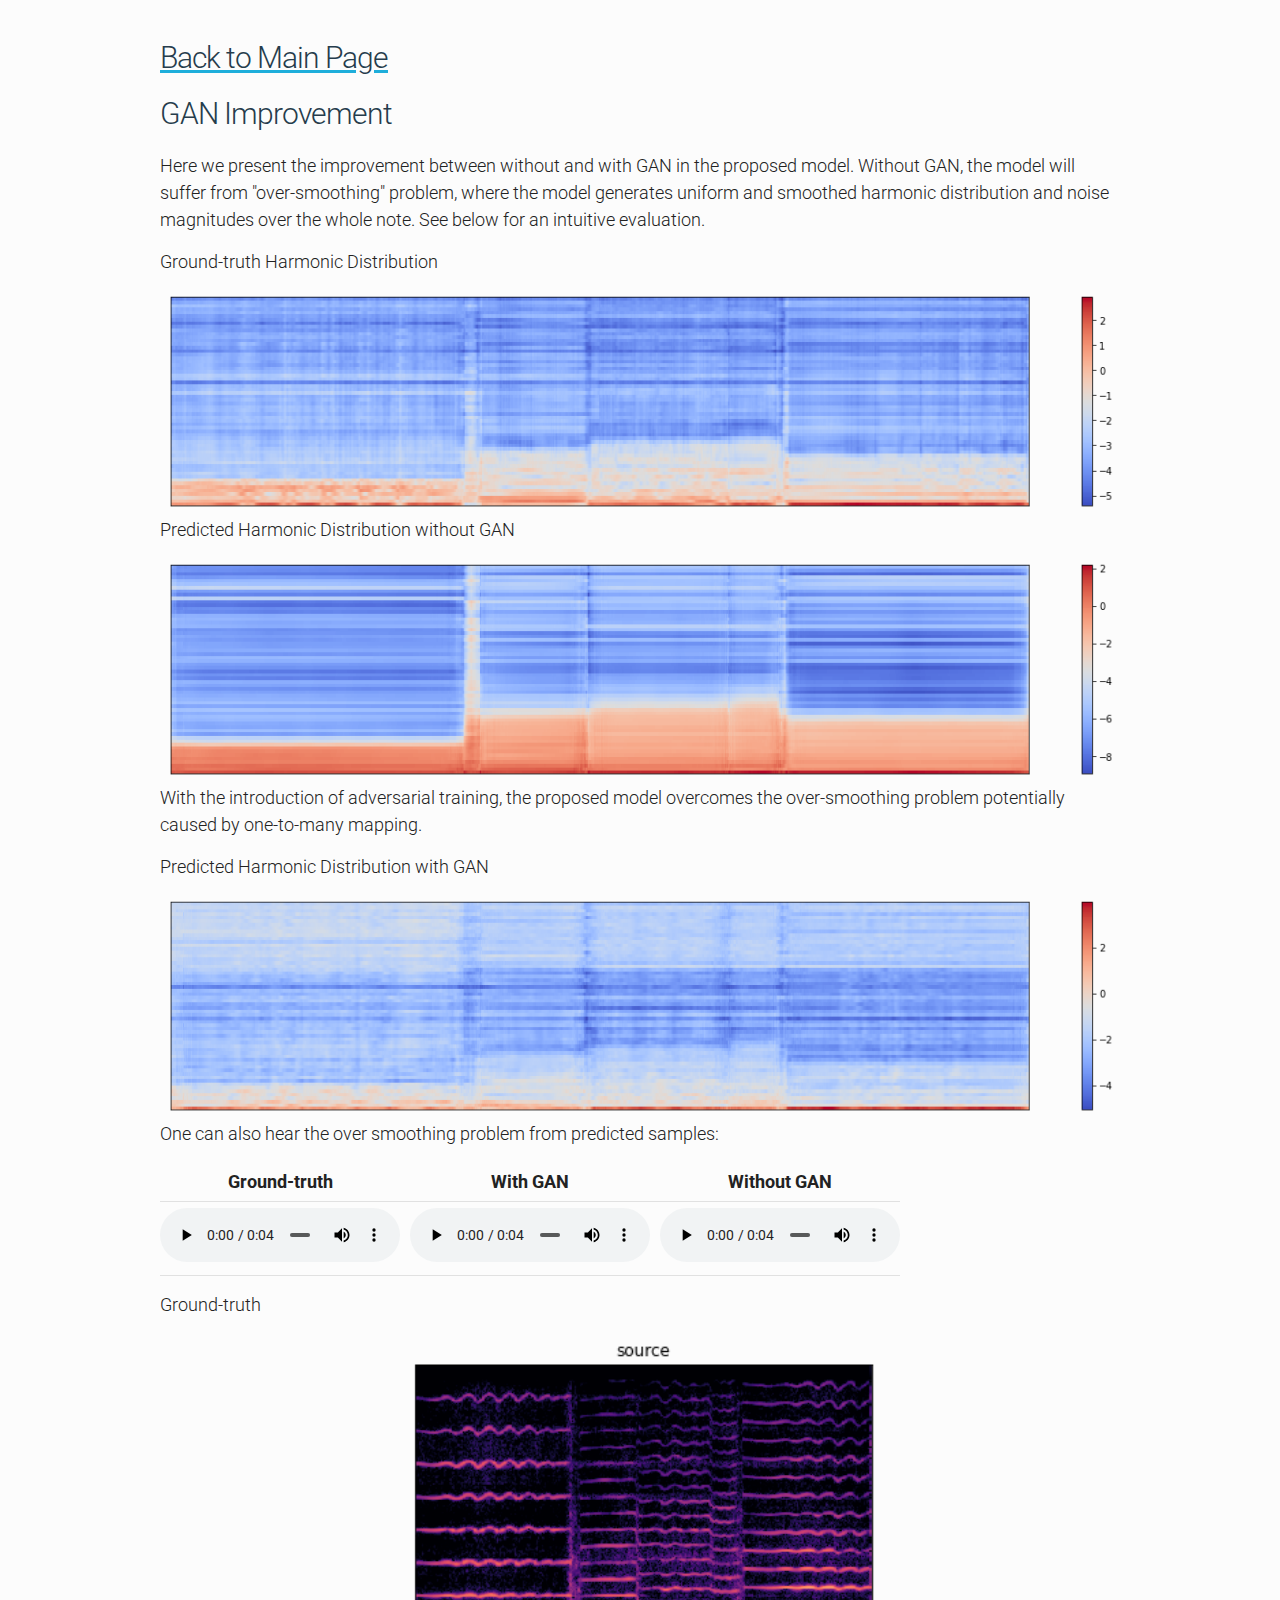
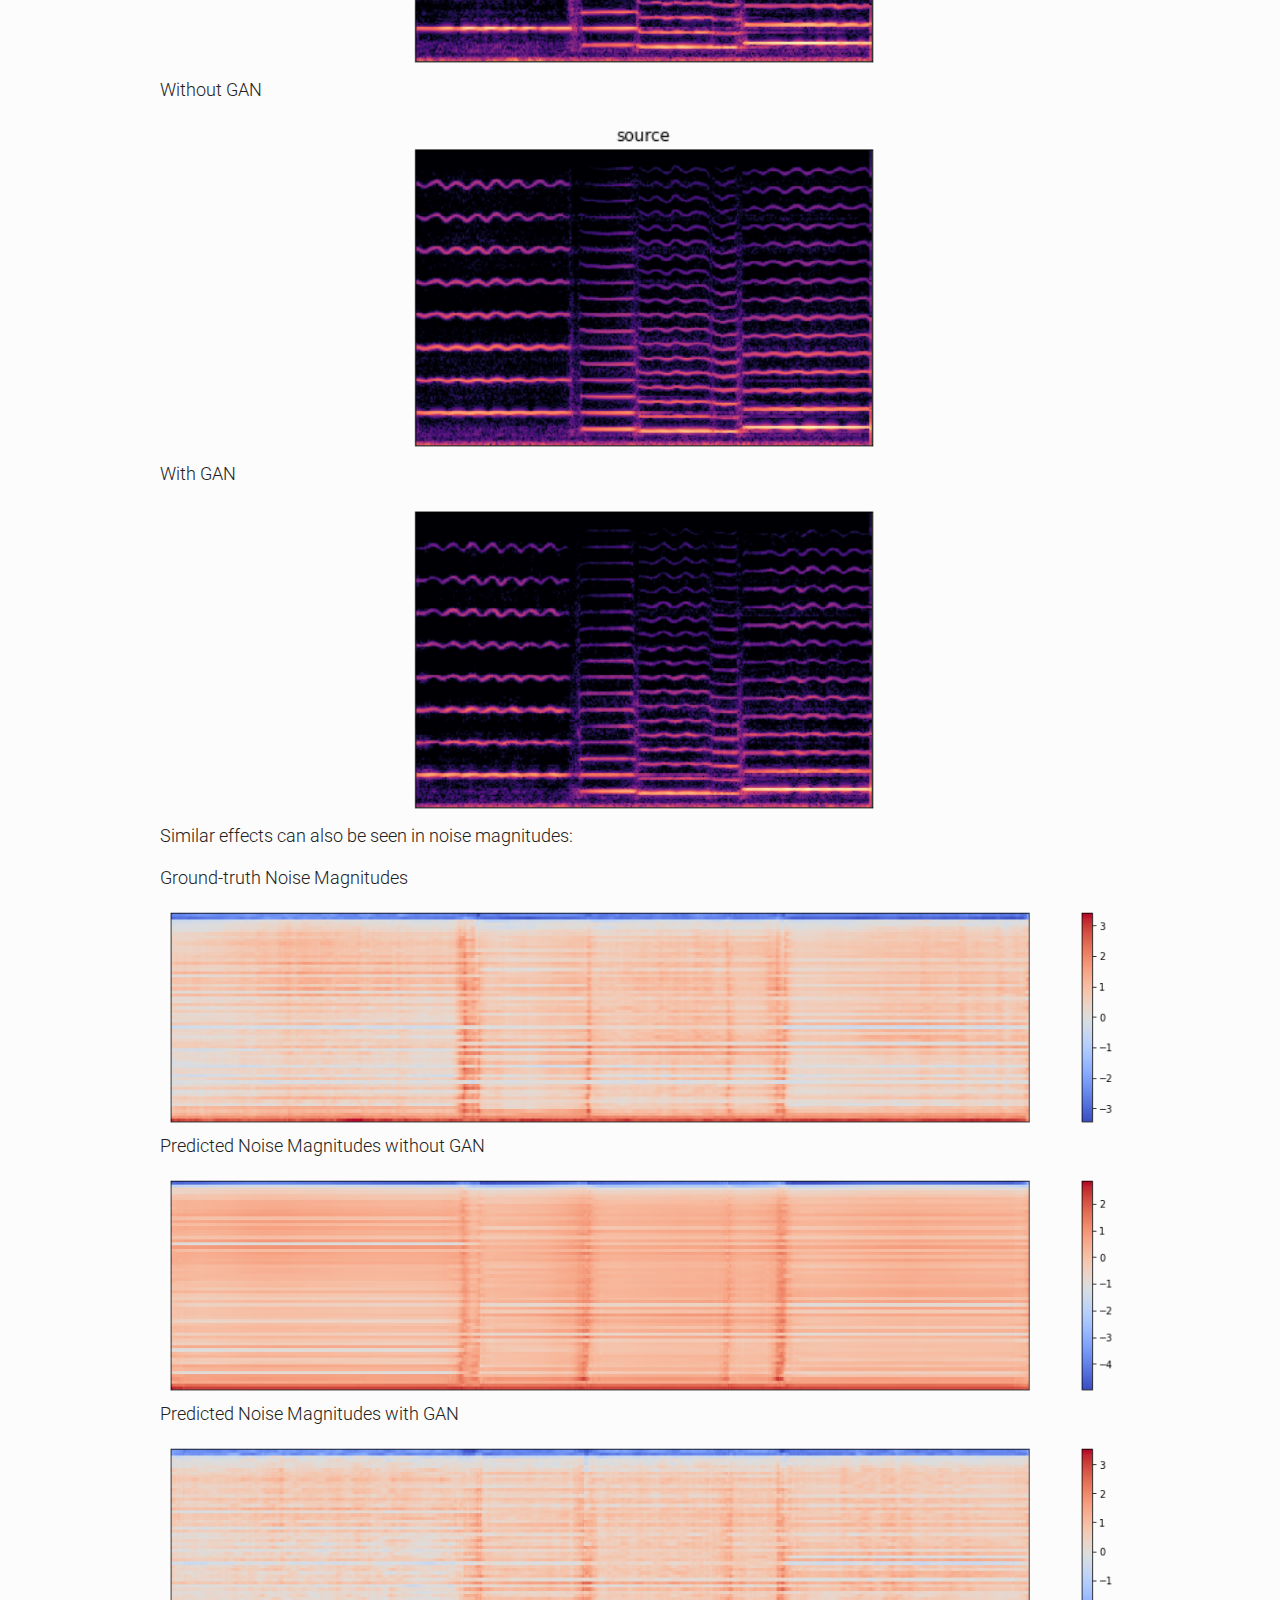
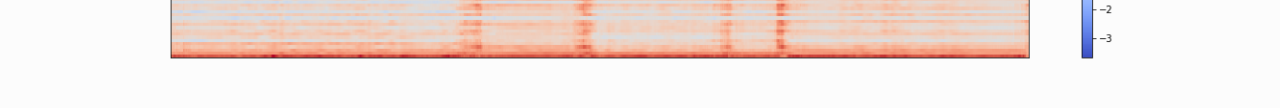
<file: gan_improvement.html>
<!DOCTYPE HTML>
<html lang="en">
<head>
    <meta charset="utf-8">
    <meta name="generator" content="Hugo 0.55.5"/>
    <meta name="viewport" content="width=device-width, initial-scale=1">
    <link href="https://fonts.googleapis.com/css?family=Roboto:300,400,700" rel="stylesheet" type="text/css">
    <link rel="stylesheet" href="css/github.min.css">
    <link rel="stylesheet" href="css/normalize.css">
    <link rel="stylesheet" href="css/skeleton.css">
    <link rel="stylesheet" href="css/custom.css">
    <title>&#34;MIDI-DDSP: detailed control of musical  performance via hierarchical modeling&#34; </title>
</head>

<body>

<div class="container">

    <header role="banner">


    </header>


    <main role="main">

        <a href="../DDSP_project_demo.html"><h1>Back to Main Page</h1></a>

        <h1 id="title">GAN Improvement</h1>


        <p>Here we present the improvement between without and with GAN in the proposed model.
            Without GAN, the model will suffer from "over-smoothing" problem,
            where the model generates uniform and smoothed harmonic distribution and noise magnitudes over the whole
            note.
            See below for an intuitive evaluation.</p>


        <p>Ground-truth Harmonic Distribution</p>
        <img width="100%" height="100%" src="samples/GAN_improvement/ground_truth_hd.png"
             alt="">

        <p>Predicted Harmonic Distribution without GAN</p>
        <img width="100%" height="100%" src="samples/GAN_improvement/without_gan_hd.png"
             alt="">

        <p>With the introduction of adversarial training,
            the proposed model overcomes the over-smoothing problem potentially caused by one-to-many mapping.</p>

        <p>Predicted Harmonic Distribution with GAN</p>
        <img width="100%" height="100%" src="samples/GAN_improvement/with_gan_hd.png"
             alt="">

        <p>One can also hear the over smoothing problem from predicted samples:</p>

        <table>
            <thead>
            <tr>
                <th style="text-align: center">Ground-truth</th>
                <th style="text-align: center">With GAN</th>
                <th style="text-align: center">Without GAN</th>
            </tr>
            </thead>
            <tbody>
            <tr>
                <td style="text-align: center">
                    <audio controls="controls" style="width: 240px">
                        <source src="samples/GAN_improvement/ground_truth.wav"
                                autoplay/>
                        Your browser does not support the audio element.
                    </audio>
                </td>
                <td style="text-align: center">
                    <audio controls="controls" style="width: 240px">
                        <source src="samples/GAN_improvement/without_GAN.wav"
                                autoplay/>
                        Your browser does not support the audio element.
                    </audio>
                </td>
                <td style="text-align: center">
                    <audio controls="controls" style="width: 240px">
                        <source src="samples/GAN_improvement/with_gan.wav"
                                autoplay/>
                        Your browser does not support the audio element.
                    </audio>
                </td>
            </tr>
            </tbody>
        </table>

        <p>Ground-truth</p>
        <img width="50%" height="50%" src="samples/GAN_improvement/ground_truth_spec.png"
             alt="">

        <p>Without GAN</p>
        <img width="50%" height="50%" src="samples/GAN_improvement/without_GAN_spec.png"
             alt="">

        <p>With GAN</p>
        <img width="50%" height="50%" src="samples/GAN_improvement/with_GAN_spec.png"
             alt="">


        <p>Similar effects can also be seen in noise magnitudes:</p>

        <p>Ground-truth Noise Magnitudes</p>
        <img width="100%" height="100%" src="samples/GAN_improvement/ground_truth_noise.png"
             alt="">

        <p>Predicted Noise Magnitudes without GAN</p>
        <img width="100%" height="100%" src="samples/GAN_improvement/without_gan_noise.png"
             alt="">

        <p>Predicted Noise Magnitudes with GAN</p>
        <img width="100%" height="100%" src="samples/GAN_improvement/with_gan_noise.png"
             alt="">


    </main>
</div>
</body>
</html>
</file>
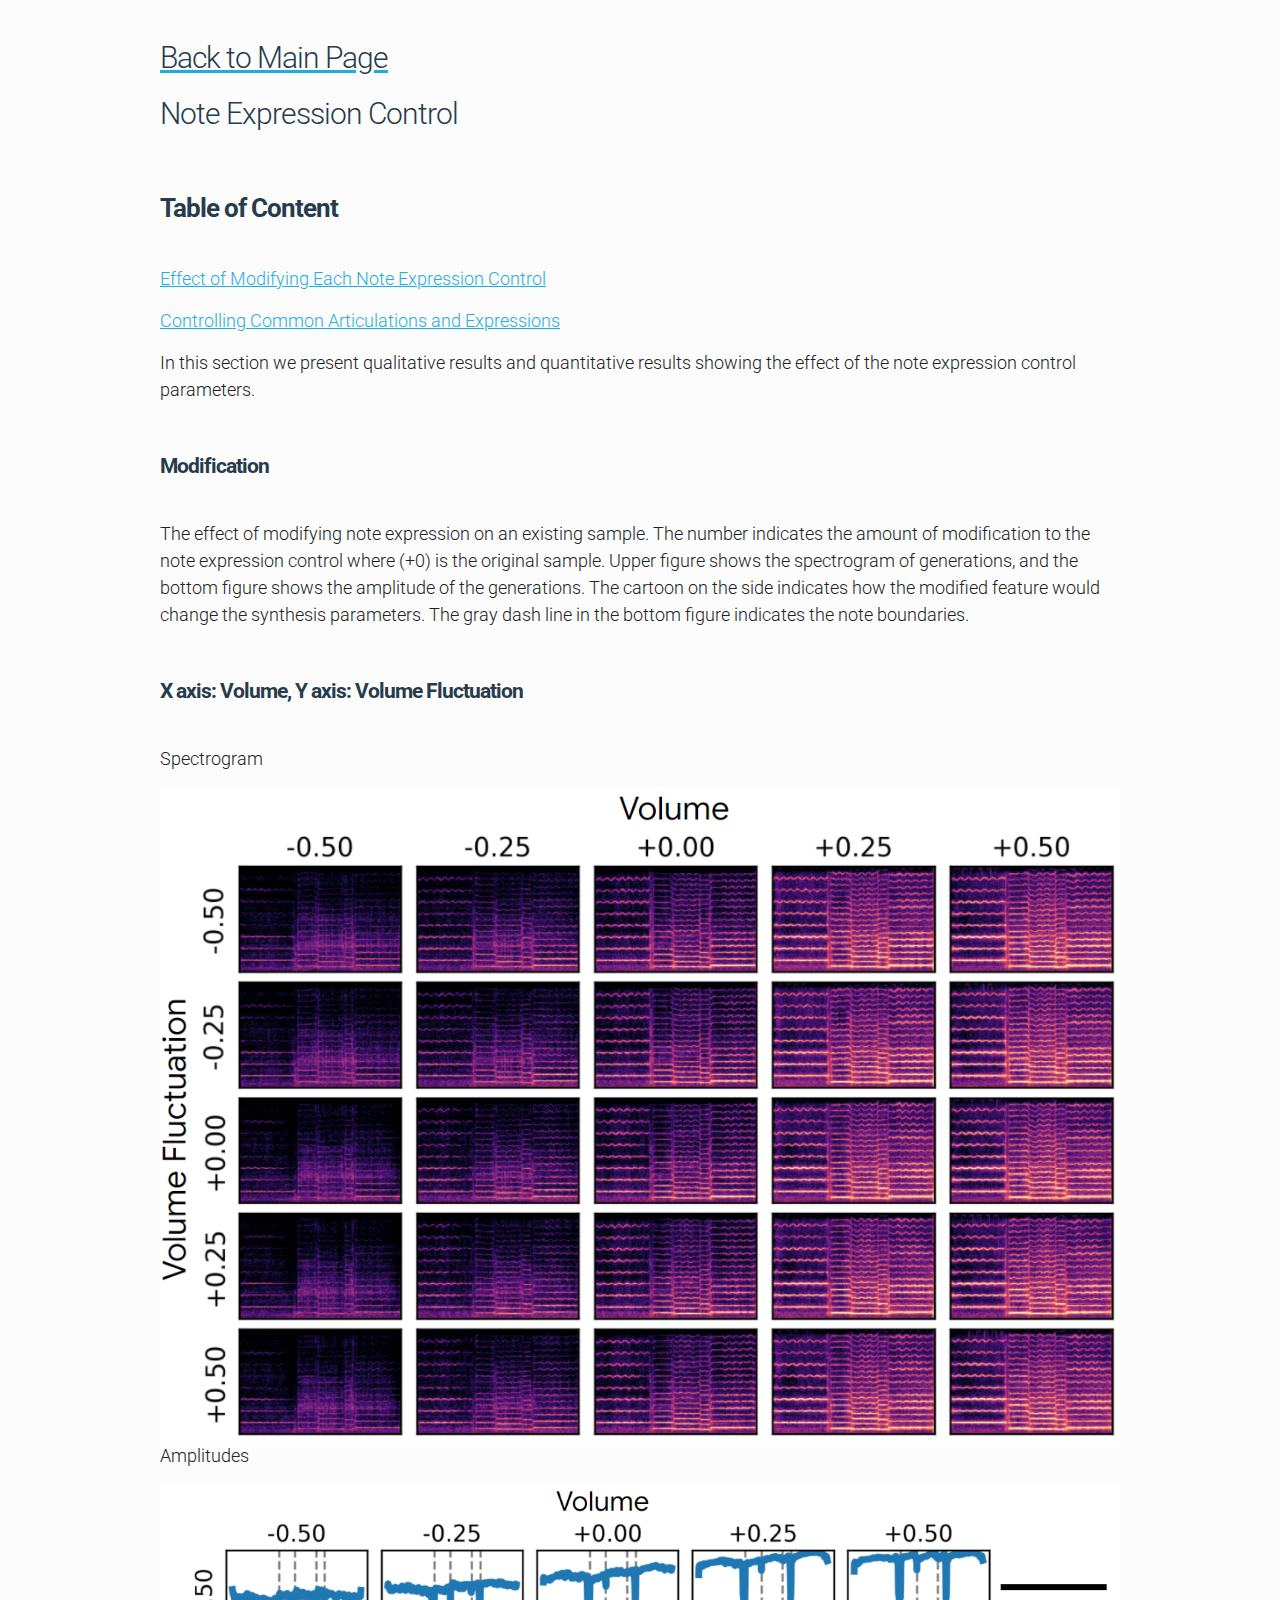
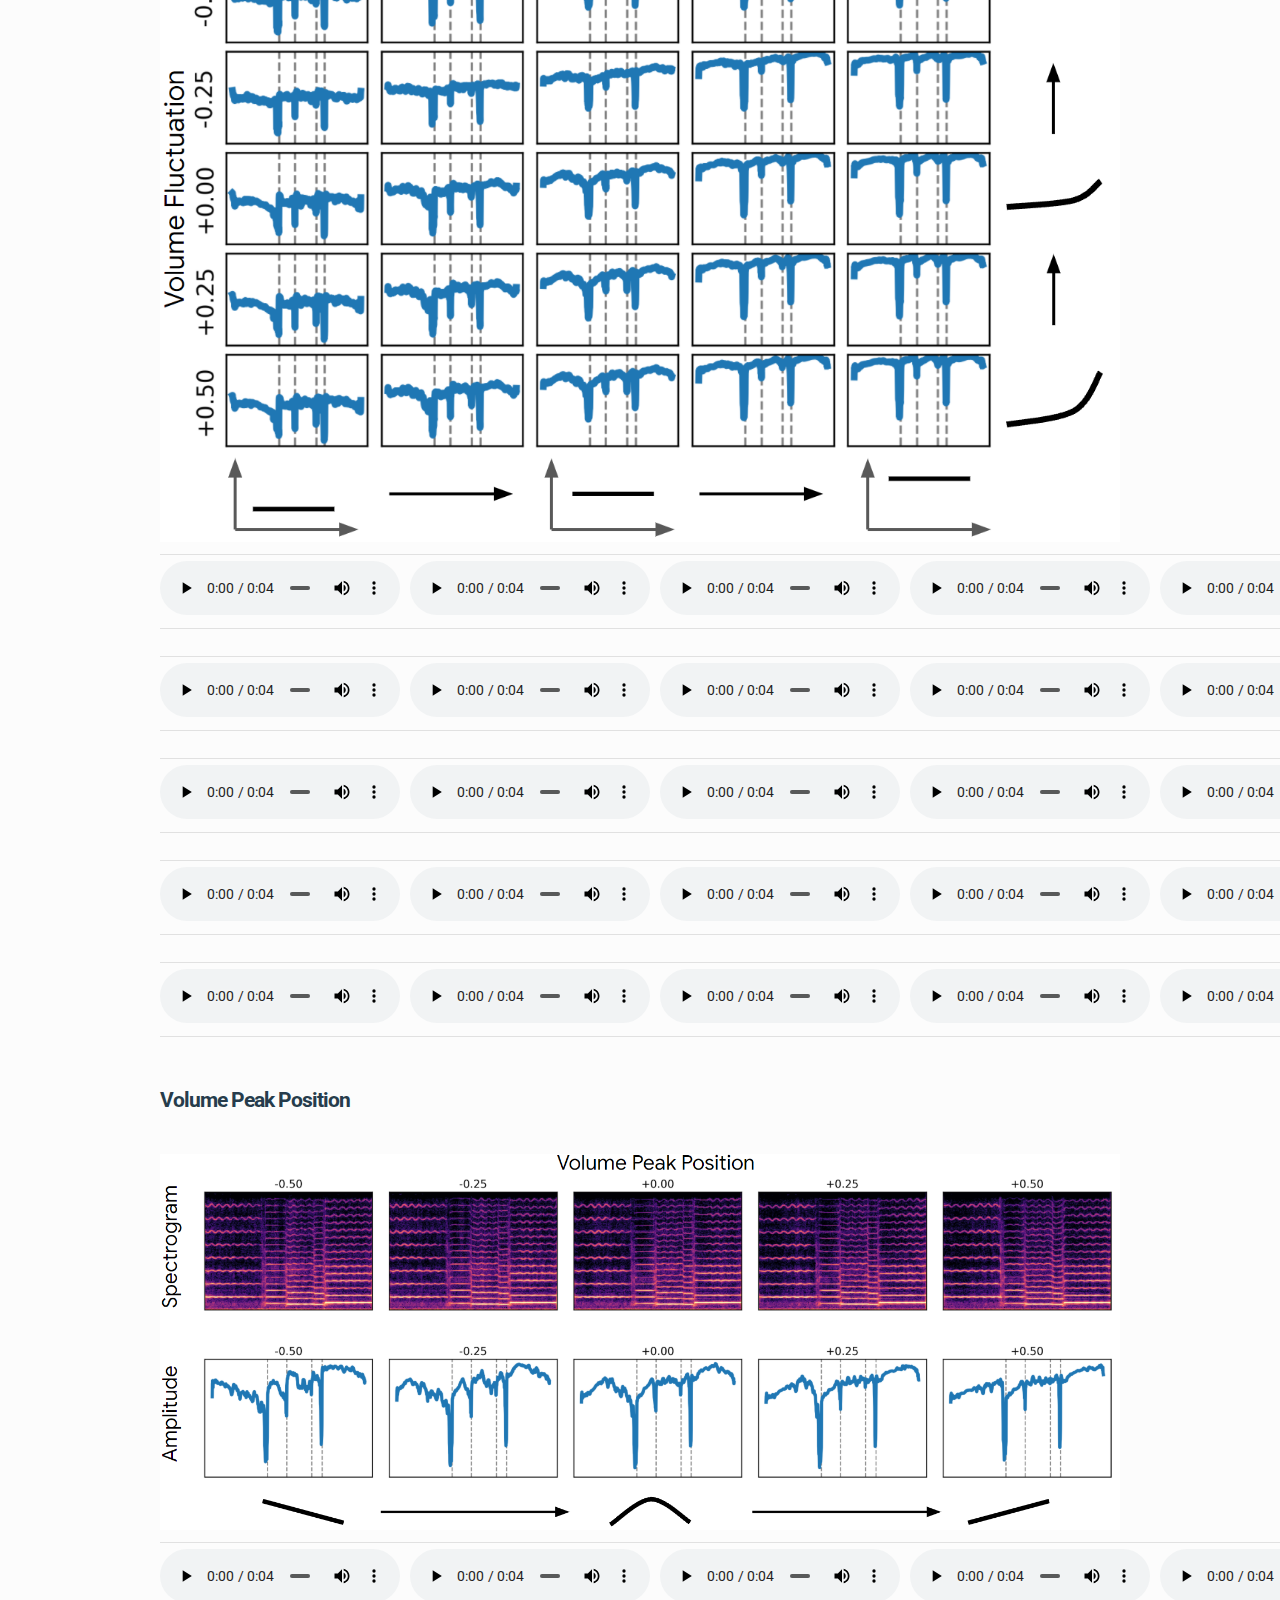
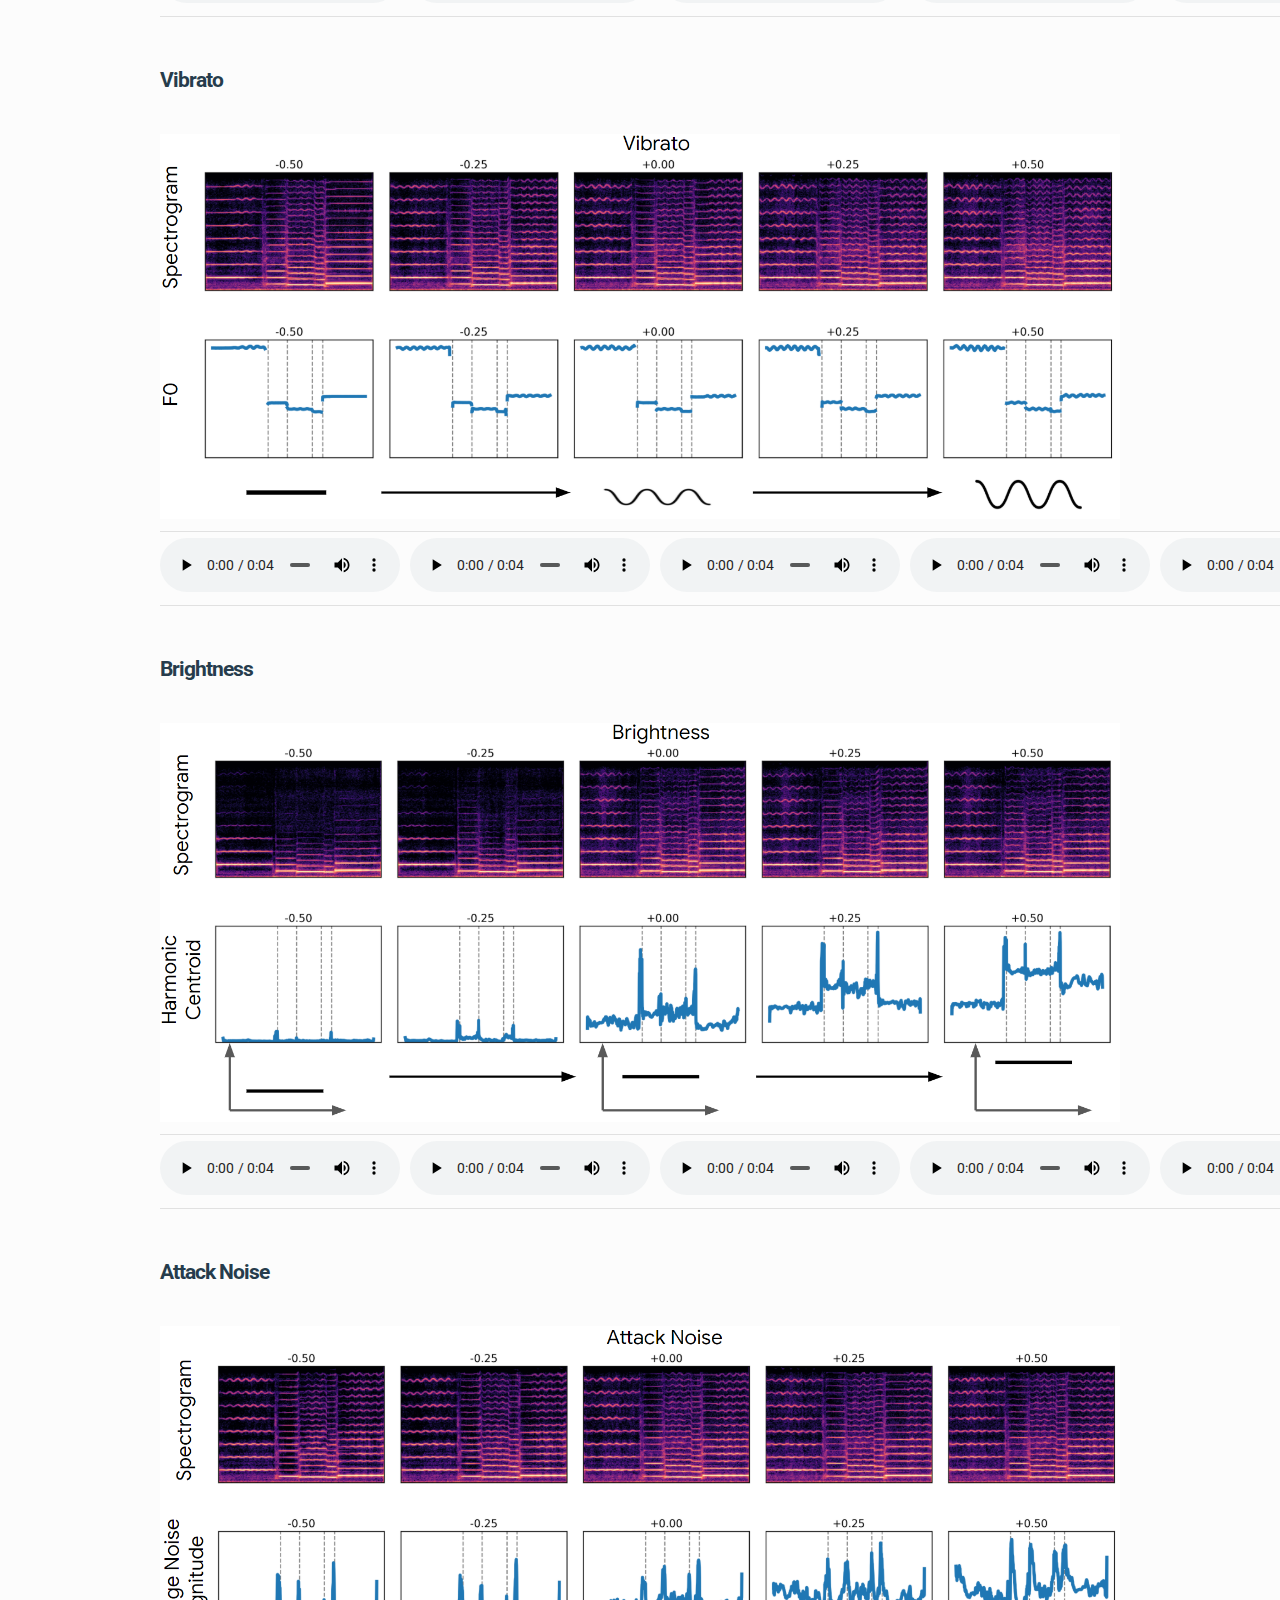
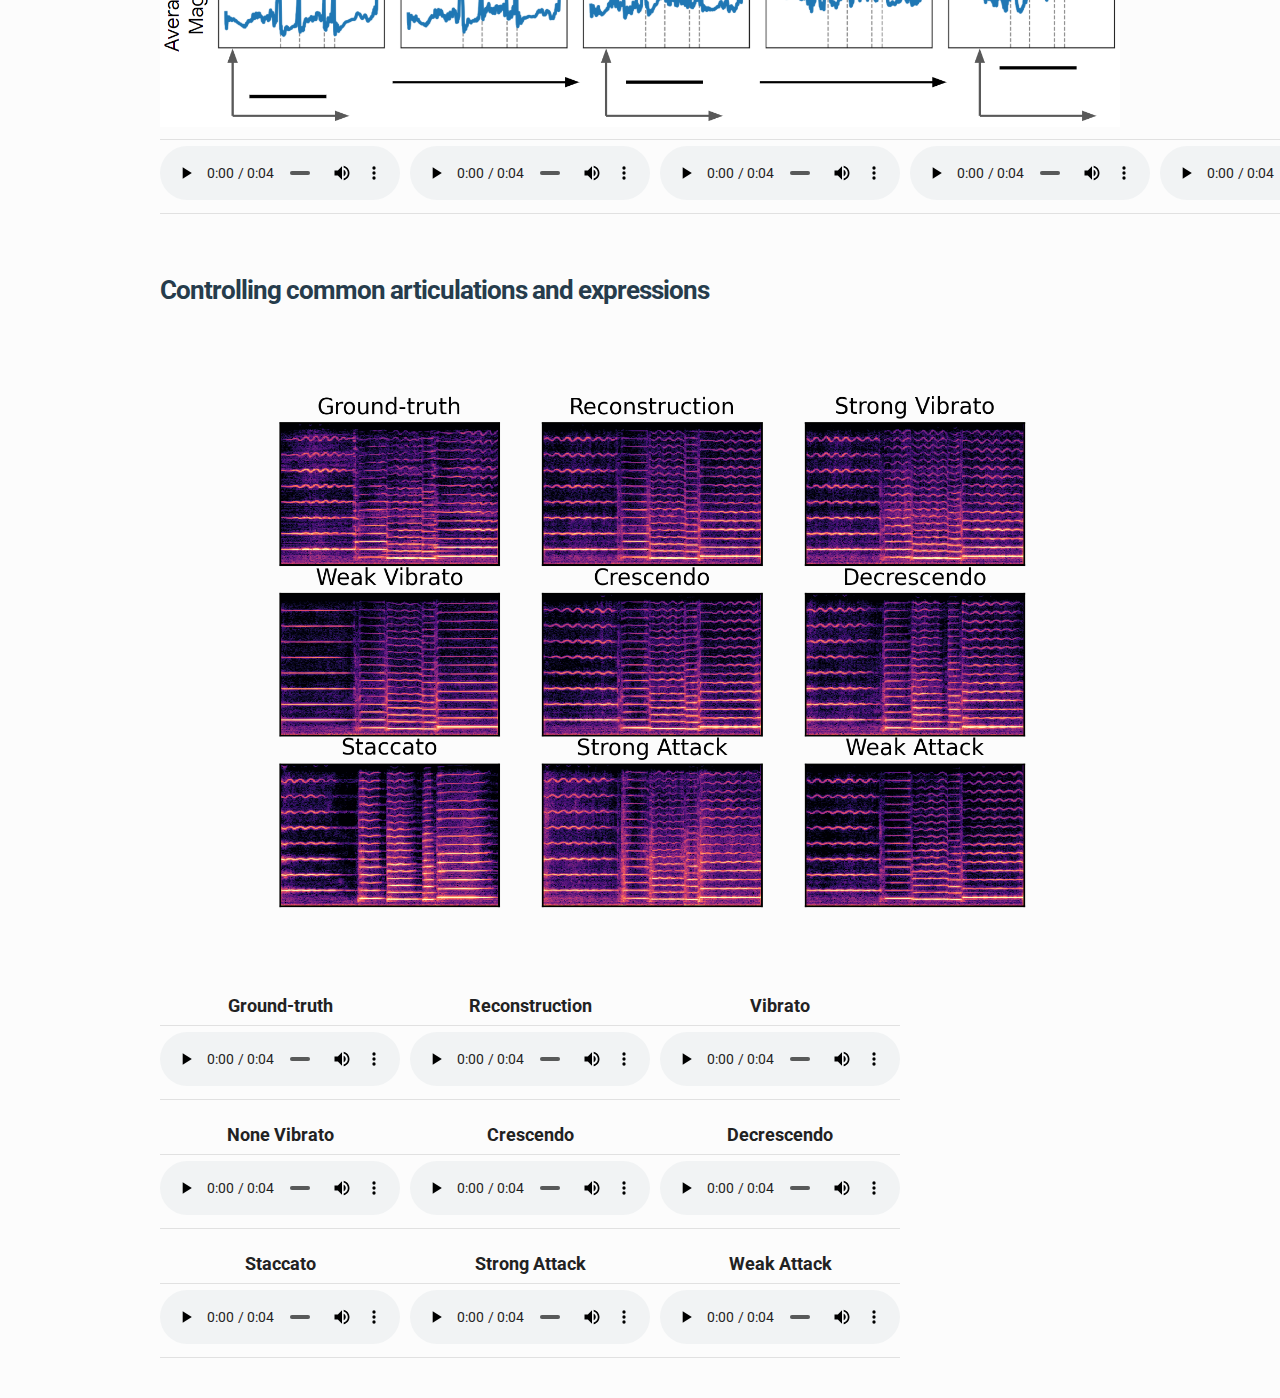
<file: note_expression_control.html>
<!DOCTYPE HTML>
<html lang="en">
<head>
    <meta charset="utf-8">
    <meta name="generator" content="Hugo 0.55.5"/>
    <meta name="viewport" content="width=device-width, initial-scale=1">
    <link href="https://fonts.googleapis.com/css?family=Roboto:300,400,700" rel="stylesheet" type="text/css">
    <link rel="stylesheet" href="css/github.min.css">
    <link rel="stylesheet" href="css/normalize.css">
    <link rel="stylesheet" href="css/skeleton.css">
    <link rel="stylesheet" href="css/custom.css">
    <title>&#34;MIDI-DDSP: Detailed Control of Musical Performance via Hierarchical Modeling&#34; </title>
</head>

<body>

<div class="container">

    <header role="banner">


    </header>


    <main role="main">

        <a href="index.html"><h1>Back to Main Page</h1></a>

        <h1 id="title">Note Expression Control</h1>

        <h2 id="table-of-content">Table of Content</h2>
        <a href="#relative-control"><p>Effect of Modifying Each Note Expression Control</p></a>
        <a href="#common-expressions"><p>Controlling Common Articulations and Expressions</p></a>
<!--        <a href="#correlation"><p>Pearson Correlation of Controls (Table 2, 6)</p></a>-->
<!--        <a href="#box-plot"><p>Violin Plot of Note Expression Adjustment Outputs</p></a>-->

        <p>In this section we present qualitative results and quantitative results showing the effect of the note
            expression control parameters.</p>


        <h3 id="relative-control">Modification</h3>

        <p>The effect of modifying note expression on an existing sample. The number indicates the amount of
            modification to the note expression control where (+0) is the original sample. Upper figure shows the
            spectrogram of generations, and the bottom figure shows the amplitude of the generations. The cartoon on the
            side indicates how the modified feature would change the synthesis parameters. The gray dash line in the
            bottom figure indicates the note boundaries.</p>

        <h3>X axis: Volume, Y axis: Volume Fluctuation</h3>
        <p>Spectrogram</p>
        <img width="100%" height="100%"
             src="samples/urmp_violin_relative_grid_control/relative-control-grid-1.PNG"
             alt="">
        <p>Amplitudes</p>
        <img width="100%" height="100%"
             src="samples/urmp_violin_relative_grid_control/relative-control-grid-2.PNG"
             alt="">

        <table>
            <thead>
            <tr>
                <th style="text-align: center"></th>
                <th style="text-align: center"></th>
                <th style="text-align: center"></th>
                <th style="text-align: center"></th>
                <th style="text-align: center"></th>
            </tr>
            </thead>
            <tbody>
            <tr>
                <td style="text-align: center">
                    <audio controls="controls" style="width: 240px">
                        <source src="samples/urmp_violin_relative_grid_control/grid_amplitude_mean_amplitude_std_0.wav"
                                autoplay/>
                        Your browser does not support the audio element.
                    </audio>
                </td>
                <td style="text-align: center">
                    <audio controls="controls" style="width: 240px">
                        <source src="samples/urmp_violin_relative_grid_control/grid_amplitude_mean_amplitude_std_1.wav"
                                autoplay/>
                        Your browser does not support the audio element.
                    </audio>
                </td>
                <td style="text-align: center">
                    <audio controls="controls" style="width: 240px">
                        <source src="samples/urmp_violin_relative_grid_control/grid_amplitude_mean_amplitude_std_2.wav"
                                autoplay/>
                        Your browser does not support the audio element.
                    </audio>
                </td>
                <td style="text-align: center">
                    <audio controls="controls" style="width: 240px">
                        <source src="samples/urmp_violin_relative_grid_control/grid_amplitude_mean_amplitude_std_3.wav"
                                autoplay/>
                        Your browser does not support the audio element.
                    </audio>
                </td>
                <td style="text-align: center">
                    <audio controls="controls" style="width: 240px">
                        <source src="samples/urmp_violin_relative_grid_control/grid_amplitude_mean_amplitude_std_4.wav"
                                autoplay/>
                        Your browser does not support the audio element.
                    </audio>
                </td>
            </tr>
            </tbody>
        </table>

        <table>
            <thead>
            <tr>
                <th style="text-align: center"></th>
                <th style="text-align: center"></th>
                <th style="text-align: center"></th>
                <th style="text-align: center"></th>
                <th style="text-align: center"></th>
            </tr>
            </thead>
            <tbody>
            <tr>
                <td style="text-align: center">
                    <audio controls="controls" style="width: 240px">
                        <source src="samples/urmp_violin_relative_grid_control/grid_amplitude_mean_amplitude_std_5.wav"
                                autoplay/>
                        Your browser does not support the audio element.
                    </audio>
                </td>
                <td style="text-align: center">
                    <audio controls="controls" style="width: 240px">
                        <source src="samples/urmp_violin_relative_grid_control/grid_amplitude_mean_amplitude_std_6.wav"
                                autoplay/>
                        Your browser does not support the audio element.
                    </audio>
                </td>
                <td style="text-align: center">
                    <audio controls="controls" style="width: 240px">
                        <source src="samples/urmp_violin_relative_grid_control/grid_amplitude_mean_amplitude_std_7.wav"
                                autoplay/>
                        Your browser does not support the audio element.
                    </audio>
                </td>
                <td style="text-align: center">
                    <audio controls="controls" style="width: 240px">
                        <source src="samples/urmp_violin_relative_grid_control/grid_amplitude_mean_amplitude_std_8.wav"
                                autoplay/>
                        Your browser does not support the audio element.
                    </audio>
                </td>
                <td style="text-align: center">
                    <audio controls="controls" style="width: 240px">
                        <source src="samples/urmp_violin_relative_grid_control/grid_amplitude_mean_amplitude_std_9.wav"
                                autoplay/>
                        Your browser does not support the audio element.
                    </audio>
                </td>
            </tr>
            </tbody>
        </table>

        <table>
            <thead>
            <tr>
                <th style="text-align: center"></th>
                <th style="text-align: center"></th>
                <th style="text-align: center"></th>
                <th style="text-align: center"></th>
                <th style="text-align: center"></th>
            </tr>
            </thead>
            <tbody>
            <tr>
                <td style="text-align: center">
                    <audio controls="controls" style="width: 240px">
                        <source src="samples/urmp_violin_relative_grid_control/grid_amplitude_mean_amplitude_std_10.wav"
                                autoplay/>
                        Your browser does not support the audio element.
                    </audio>
                </td>
                <td style="text-align: center">
                    <audio controls="controls" style="width: 240px">
                        <source src="samples/urmp_violin_relative_grid_control/grid_amplitude_mean_amplitude_std_11.wav"
                                autoplay/>
                        Your browser does not support the audio element.
                    </audio>
                </td>
                <td style="text-align: center">
                    <audio controls="controls" style="width: 240px">
                        <source src="samples/urmp_violin_relative_grid_control/grid_amplitude_mean_amplitude_std_12.wav"
                                autoplay/>
                        Your browser does not support the audio element.
                    </audio>
                </td>
                <td style="text-align: center">
                    <audio controls="controls" style="width: 240px">
                        <source src="samples/urmp_violin_relative_grid_control/grid_amplitude_mean_amplitude_std_13.wav"
                                autoplay/>
                        Your browser does not support the audio element.
                    </audio>
                </td>
                <td style="text-align: center">
                    <audio controls="controls" style="width: 240px">
                        <source src="samples/urmp_violin_relative_grid_control/grid_amplitude_mean_amplitude_std_14.wav"
                                autoplay/>
                        Your browser does not support the audio element.
                    </audio>
            </tr>
            </tbody>
        </table>

        <table>
            <thead>
            <tr>
                <th style="text-align: center"></th>
                <th style="text-align: center"></th>
                <th style="text-align: center"></th>
                <th style="text-align: center"></th>
                <th style="text-align: center"></th>
            </tr>
            </thead>
            <tbody>
            <tr>
                <td style="text-align: center">
                    <audio controls="controls" style="width: 240px">
                        <source src="samples/urmp_violin_relative_grid_control/grid_amplitude_mean_amplitude_std_15.wav"
                                autoplay/>
                        Your browser does not support the audio element.
                    </audio>
                </td>
                <td style="text-align: center">
                    <audio controls="controls" style="width: 240px">
                        <source src="samples/urmp_violin_relative_grid_control/grid_amplitude_mean_amplitude_std_16.wav"
                                autoplay/>
                        Your browser does not support the audio element.
                    </audio>
                </td>
                <td style="text-align: center">
                    <audio controls="controls" style="width: 240px">
                        <source src="samples/urmp_violin_relative_grid_control/grid_amplitude_mean_amplitude_std_17.wav"
                                autoplay/>
                        Your browser does not support the audio element.
                    </audio>
                </td>
                <td style="text-align: center">
                    <audio controls="controls" style="width: 240px">
                        <source src="samples/urmp_violin_relative_grid_control/grid_amplitude_mean_amplitude_std_18.wav"
                                autoplay/>
                        Your browser does not support the audio element.
                    </audio>
                </td>
                <td style="text-align: center">
                    <audio controls="controls" style="width: 240px">
                        <source src="samples/urmp_violin_relative_grid_control/grid_amplitude_mean_amplitude_std_19.wav"
                                autoplay/>
                        Your browser does not support the audio element.
                    </audio>
                </td>
            </tr>
            </tbody>
        </table>

        <table>
            <thead>
            <tr>
                <th style="text-align: center"></th>
                <th style="text-align: center"></th>
                <th style="text-align: center"></th>
                <th style="text-align: center"></th>
                <th style="text-align: center"></th>
            </tr>
            </thead>
            <tbody>
            <tr>
                <td style="text-align: center">
                    <audio controls="controls" style="width: 240px">
                        <source src="samples/urmp_violin_relative_grid_control/grid_amplitude_mean_amplitude_std_20.wav"
                                autoplay/>
                        Your browser does not support the audio element.
                    </audio>
                </td>
                <td style="text-align: center">
                    <audio controls="controls" style="width: 240px">
                        <source src="samples/urmp_violin_relative_grid_control/grid_amplitude_mean_amplitude_std_21.wav"
                                autoplay/>
                        Your browser does not support the audio element.
                    </audio>
                </td>
                <td style="text-align: center">
                    <audio controls="controls" style="width: 240px">
                        <source src="samples/urmp_violin_relative_grid_control/grid_amplitude_mean_amplitude_std_22.wav"
                                autoplay/>
                        Your browser does not support the audio element.
                    </audio>
                </td>
                <td style="text-align: center">
                    <audio controls="controls" style="width: 240px">
                        <source src="samples/urmp_violin_relative_grid_control/grid_amplitude_mean_amplitude_std_23.wav"
                                autoplay/>
                        Your browser does not support the audio element.
                    </audio>
                </td>
                <td style="text-align: center">
                    <audio controls="controls" style="width: 240px">
                        <source src="samples/urmp_violin_relative_grid_control/grid_amplitude_mean_amplitude_std_24.wav"
                                autoplay/>
                        Your browser does not support the audio element.
                    </audio>
                </td>
            </tr>
            </tbody>
        </table>


        <h3>Volume Peak Position</h3>
        <img width="100%" height="100%" src="samples/urmp_violin_relative_grid_control/relative-control-grid-3.PNG"
             alt="">

        <table>
            <thead>
            <tr>
                <th style="text-align: center"></th>
                <th style="text-align: center"></th>
                <th style="text-align: center"></th>
                <th style="text-align: center"></th>
                <th style="text-align: center"></th>
                <th style="text-align: center"></th>
            </tr>
            </thead>
            <tbody>
            <tr>
                <td style="text-align: center">
                    <audio controls="controls" style="width: 240px">
                        <source src="samples/urmp_violin_relative_grid_control/amplitudes_max_pos_0.wav" autoplay/>
                        Your browser does not support the audio element.
                    </audio>
                </td>
                <td style="text-align: center">
                    <audio controls="controls" style="width: 240px">
                        <source src="samples/urmp_violin_relative_grid_control/amplitudes_max_pos_1.wav" autoplay/>
                        Your browser does not support the audio element.
                    </audio>
                </td>
                <td style="text-align: center">
                    <audio controls="controls" style="width: 240px">
                        <source src="samples/urmp_violin_relative_grid_control/amplitudes_max_pos_2.wav" autoplay/>
                        Your browser does not support the audio element.
                    </audio>
                </td>
                <td style="text-align: center">
                    <audio controls="controls" style="width: 240px">
                        <source src="samples/urmp_violin_relative_grid_control/amplitudes_max_pos_3.wav" autoplay/>
                        Your browser does not support the audio element.
                    </audio>
                </td>
                <td style="text-align: center">
                    <audio controls="controls" style="width: 240px">
                        <source src="samples/urmp_violin_relative_grid_control/amplitudes_max_pos_4.wav" autoplay/>
                        Your browser does not support the audio element.
                    </audio>
                </td>
            </tr>
            </tbody>
        </table>

        <h3>Vibrato</h3>
        <img width="100%" height="100%" src="samples/urmp_violin_relative_grid_control/relative-control-grid-4.PNG"
             alt="">

        <table>
            <thead>
            <tr>
                <th style="text-align: center"></th>
                <th style="text-align: center"></th>
                <th style="text-align: center"></th>
                <th style="text-align: center"></th>
                <th style="text-align: center"></th>
                <th style="text-align: center"></th>
            </tr>
            </thead>
            <tbody>
            <tr>
                <td style="text-align: center">
                    <audio controls="controls" style="width: 240px">
                        <source src="samples/urmp_violin_relative_grid_control/vibrato_extend_0.wav" autoplay/>
                        Your browser does not support the audio element.
                    </audio>
                </td>
                <td style="text-align: center">
                    <audio controls="controls" style="width: 240px">
                        <source src="samples/urmp_violin_relative_grid_control/vibrato_extend_1.wav" autoplay/>
                        Your browser does not support the audio element.
                    </audio>
                </td>
                <td style="text-align: center">
                    <audio controls="controls" style="width: 240px">
                        <source src="samples/urmp_violin_relative_grid_control/vibrato_extend_2.wav" autoplay/>
                        Your browser does not support the audio element.
                    </audio>
                </td>
                <td style="text-align: center">
                    <audio controls="controls" style="width: 240px">
                        <source src="samples/urmp_violin_relative_grid_control/vibrato_extend_3.wav" autoplay/>
                        Your browser does not support the audio element.
                    </audio>
                </td>
                <td style="text-align: center">
                    <audio controls="controls" style="width: 240px">
                        <source src="samples/urmp_violin_relative_grid_control/vibrato_extend_4.wav" autoplay/>
                        Your browser does not support the audio element.
                    </audio>
                </td>
            </tr>
            </tbody>
        </table>

        <h3>Brightness</h3>
        <img width="100%" height="100%" src="samples/urmp_violin_relative_grid_control/relative-control-grid-5.PNG"
             alt="">

        <table>
            <thead>
            <tr>
                <th style="text-align: center"></th>
                <th style="text-align: center"></th>
                <th style="text-align: center"></th>
                <th style="text-align: center"></th>
                <th style="text-align: center"></th>
                <th style="text-align: center"></th>
            </tr>
            </thead>
            <tbody>
            <tr>
                <td style="text-align: center">
                    <audio controls="controls" style="width: 240px">
                        <source src="samples/urmp_violin_relative_grid_control/brightness_0.wav" autoplay/>
                        Your browser does not support the audio element.
                    </audio>
                </td>
                <td style="text-align: center">
                    <audio controls="controls" style="width: 240px">
                        <source src="samples/urmp_violin_relative_grid_control/brightness_1.wav" autoplay/>
                        Your browser does not support the audio element.
                    </audio>
                </td>
                <td style="text-align: center">
                    <audio controls="controls" style="width: 240px">
                        <source src="samples/urmp_violin_relative_grid_control/brightness_2.wav" autoplay/>
                        Your browser does not support the audio element.
                    </audio>
                </td>
                <td style="text-align: center">
                    <audio controls="controls" style="width: 240px">
                        <source src="samples/urmp_violin_relative_grid_control/brightness_3.wav" autoplay/>
                        Your browser does not support the audio element.
                    </audio>
                </td>
                <td style="text-align: center">
                    <audio controls="controls" style="width: 240px">
                        <source src="samples/urmp_violin_relative_grid_control/brightness_4.wav" autoplay/>
                        Your browser does not support the audio element.
                    </audio>
                </td>
            </tr>
            </tbody>
        </table>

        <h3>Attack Noise</h3>
        <img width="100%" height="100%" src="samples/urmp_violin_relative_grid_control/relative-control-grid-6.PNG"
             alt="">

        <table>
            <thead>
            <tr>
                <th style="text-align: center"></th>
                <th style="text-align: center"></th>
                <th style="text-align: center"></th>
                <th style="text-align: center"></th>
                <th style="text-align: center"></th>
                <th style="text-align: center"></th>
            </tr>
            </thead>
            <tbody>
            <tr>
                <td style="text-align: center">
                    <audio controls="controls" style="width: 240px">
                        <source src="samples/urmp_violin_relative_grid_control/attack_level_0.wav" autoplay/>
                        Your browser does not support the audio element.
                    </audio>
                </td>
                <td style="text-align: center">
                    <audio controls="controls" style="width: 240px">
                        <source src="samples/urmp_violin_relative_grid_control/attack_level_1.wav" autoplay/>
                        Your browser does not support the audio element.
                    </audio>
                </td>
                <td style="text-align: center">
                    <audio controls="controls" style="width: 240px">
                        <source src="samples/urmp_violin_relative_grid_control/attack_level_2.wav" autoplay/>
                        Your browser does not support the audio element.
                    </audio>
                </td>
                <td style="text-align: center">
                    <audio controls="controls" style="width: 240px">
                        <source src="samples/urmp_violin_relative_grid_control/attack_level_3.wav" autoplay/>
                        Your browser does not support the audio element.
                    </audio>
                </td>
                <td style="text-align: center">
                    <audio controls="controls" style="width: 240px">
                        <source src="samples/urmp_violin_relative_grid_control/attack_level_4.wav" autoplay/>
                        Your browser does not support the audio element.
                    </audio>
                </td>
            </tr>
            </tbody>
        </table>

        <h2 id="common-expressions">Controlling common articulations and expressions</h2>

        <p></p>
        <img width="100%" height="100%"
             src="samples/expression_demo/expression_demo_urmp_violin.png"
             alt="">

        <table>
            <thead>
            <tr>
                <th style="text-align: center">Ground-truth</th>
                <th style="text-align: center">Reconstruction</th>
                <th style="text-align: center">Vibrato</th>
            </tr>
            </thead>
            <tbody>
            <tr>
                <td style="text-align: center">
                    <audio controls="controls" style="width: 240px">
                        <source src="samples/expression_demo/Ground-truth.wav"
                                autoplay/>
                        Your browser does not support the audio element.
                    </audio>
                </td>
                <td style="text-align: center">
                    <audio controls="controls" style="width: 240px">
                        <source src="samples/expression_demo/Reconstruction.wav"
                                autoplay/>
                        Your browser does not support the audio element.
                    </audio>
                </td>
                <td style="text-align: center">
                    <audio controls="controls" style="width: 240px">
                        <source src="samples/expression_demo/Vibrato.wav"
                                autoplay/>
                        Your browser does not support the audio element.
                    </audio>
                </td>
            </tr>
            </tbody>
        </table>

        <table>
            <thead>
            <tr>
                <th style="text-align: center">None Vibrato</th>
                <th style="text-align: center">Crescendo</th>
                <th style="text-align: center">Decrescendo</th>
            </tr>
            </thead>
            <tbody>
            <tr>
                <td style="text-align: center">
                    <audio controls="controls" style="width: 240px">
                        <source src="samples/expression_demo/None%20Vibrato.wav"
                                autoplay/>
                        Your browser does not support the audio element.
                    </audio>
                </td>
                <td style="text-align: center">
                    <audio controls="controls" style="width: 240px">
                        <source src="samples/expression_demo/Crescendo.wav"
                                autoplay/>
                        Your browser does not support the audio element.
                    </audio>
                </td>
                <td style="text-align: center">
                    <audio controls="controls" style="width: 240px">
                        <source src="samples/expression_demo/Decrescendo.wav"
                                autoplay/>
                        Your browser does not support the audio element.
                    </audio>
                </td>
            </tr>
            </tbody>
        </table>

        <table>
            <thead>
            <tr>
                <th style="text-align: center">Staccato</th>
                <th style="text-align: center">Strong Attack</th>
                <th style="text-align: center">Weak Attack</th>
            </tr>
            </thead>
            <tbody>
            <tr>
                <td style="text-align: center">
                    <audio controls="controls" style="width: 240px">
                        <source src="samples/expression_demo/Staccato.wav"
                                autoplay/>
                        Your browser does not support the audio element.
                    </audio>
                </td>
                <td style="text-align: center">
                    <audio controls="controls" style="width: 240px">
                        <source src="samples/expression_demo/Strong%20Attack.wav"
                                autoplay/>
                        Your browser does not support the audio element.
                    </audio>
                </td>
                <td style="text-align: center">
                    <audio controls="controls" style="width: 240px">
                        <source src="samples/expression_demo/None%20Attack.wav"
                                autoplay/>
                        Your browser does not support the audio element.
                    </audio>
                </td>
            </tr>
            </tbody>
        </table>


<!--        <h2 id="correlation">Pearson Correlation of Controls</h2>-->
<!--        <img width="100%" height="100%"-->
<!--             src="samples/control_metric_plot/control_metric_plot_accumulative_statistics.png"-->
<!--             alt="">-->

<!--        <h3 id="box-plot">Box Plot of Control Effects</h3>-->
<!--        <h3>Violin</h3>-->
<!--        <img width="100%" height="100%" src="samples/control_metric_plot/violin.png"-->
<!--             alt="">-->

<!--        <h3>Viola</h3>-->
<!--        <img width="100%" height="100%" src="samples/control_metric_plot/viola.png"-->
<!--             alt="">-->

<!--        <h3>Cello</h3>-->
<!--        <img width="100%" height="100%" src="samples/control_metric_plot/cello.png"-->
<!--             alt="">-->

<!--        <h3>Double Bass</h3>-->
<!--        <img width="100%" height="100%" src="samples/control_metric_plot/double%20bass.png"-->
<!--             alt="">-->

<!--        <h3>Flute</h3>-->
<!--        <img width="100%" height="100%" src="samples/control_metric_plot/flute.png"-->
<!--             alt="">-->

<!--        <h3>Oboe</h3>-->
<!--        <img width="100%" height="100%" src="samples/control_metric_plot/oboe.png"-->
<!--             alt="">-->

<!--        <h3>Clarinet</h3>-->
<!--        <img width="100%" height="100%" src="samples/control_metric_plot/clarinet.png"-->
<!--             alt="">-->

<!--        <h3>Saxophone</h3>-->
<!--        <img width="100%" height="100%" src="samples/control_metric_plot/saxophone.png"-->
<!--             alt="">-->

<!--        <h3>Bassoon</h3>-->
<!--        <img width="100%" height="100%" src="samples/control_metric_plot/bassoon.png"-->
<!--             alt="">-->

<!--        <h3>Trumpet</h3>-->
<!--        <img width="100%" height="100%" src="samples/control_metric_plot/trumpet.png"-->
<!--             alt="">-->

<!--        <h3>French Horn</h3>-->
<!--        <img width="100%" height="100%" src="samples/control_metric_plot/horn.png"-->
<!--             alt="">-->

<!--        <h3>Trombone</h3>-->
<!--        <img width="100%" height="100%" src="samples/control_metric_plot/trombone.png"-->
<!--             alt="">-->

<!--        <h3>Tuba</h3>-->
<!--        <img width="100%" height="100%" src="samples/control_metric_plot/tuba.png"-->
<!--             alt="">-->

    </main>
</div>
</body>
</html>
</file>
<file: css/skeleton.css>
/*
* Skeleton V2.0.4
* Copyright 2014, Dave Gamache
* www.getskeleton.com
* Free to use under the MIT license.
* http://www.opensource.org/licenses/mit-license.php
* 12/29/2014
*/


/* Table of contents
––––––––––––––––––––––––––––––––––––––––––––––––––
- Grid
- Base Styles
- Typography
- Links
- Buttons
- Forms
- Lists
- Code
- Tables
- Spacing
- Utilities
- Clearing
- Media Queries
*/


/* Grid
–––––––––––––––––––––––––––––––––––––––––––––––––– */
.container {
  position: relative;
  width: 100%;
  max-width: 960px;
  margin: 0 auto;
  padding: 0 20px;
  box-sizing: border-box; }
.column,
.columns {
  width: 100%;
  float: left;
  box-sizing: border-box; }

/* For devices larger than 400px */
@media (min-width: 400px) {
  .container {
    width: 85%;
    padding: 0; }
}

/* For devices larger than 550px */
@media (min-width: 550px) {
  .container {
    width: 80%; }
  .column,
  .columns {
    margin-left: 4%; }
  .column:first-child,
  .columns:first-child {
    margin-left: 0; }

  .one.column,
  .one.columns                    { width: 4.66666666667%; }
  .two.columns                    { width: 13.3333333333%; }
  .three.columns                  { width: 22%;            }
  .four.columns                   { width: 30.6666666667%; }
  .five.columns                   { width: 39.3333333333%; }
  .six.columns                    { width: 48%;            }
  .seven.columns                  { width: 56.6666666667%; }
  .eight.columns                  { width: 65.3333333333%; }
  .nine.columns                   { width: 74.0%;          }
  .ten.columns                    { width: 82.6666666667%; }
  .eleven.columns                 { width: 91.3333333333%; }
  .twelve.columns                 { width: 100%; margin-left: 0; }

  .one-third.column               { width: 30.6666666667%; }
  .two-thirds.column              { width: 65.3333333333%; }

  .one-half.column                { width: 48%; }

  /* Offsets */
  .offset-by-one.column,
  .offset-by-one.columns          { margin-left: 8.66666666667%; }
  .offset-by-two.column,
  .offset-by-two.columns          { margin-left: 17.3333333333%; }
  .offset-by-three.column,
  .offset-by-three.columns        { margin-left: 26%;            }
  .offset-by-four.column,
  .offset-by-four.columns         { margin-left: 34.6666666667%; }
  .offset-by-five.column,
  .offset-by-five.columns         { margin-left: 43.3333333333%; }
  .offset-by-six.column,
  .offset-by-six.columns          { margin-left: 52%;            }
  .offset-by-seven.column,
  .offset-by-seven.columns        { margin-left: 60.6666666667%; }
  .offset-by-eight.column,
  .offset-by-eight.columns        { margin-left: 69.3333333333%; }
  .offset-by-nine.column,
  .offset-by-nine.columns         { margin-left: 78.0%;          }
  .offset-by-ten.column,
  .offset-by-ten.columns          { margin-left: 86.6666666667%; }
  .offset-by-eleven.column,
  .offset-by-eleven.columns       { margin-left: 95.3333333333%; }

  .offset-by-one-third.column,
  .offset-by-one-third.columns    { margin-left: 34.6666666667%; }
  .offset-by-two-thirds.column,
  .offset-by-two-thirds.columns   { margin-left: 69.3333333333%; }

  .offset-by-one-half.column,
  .offset-by-one-half.columns     { margin-left: 52%; }

}


/* Base Styles
–––––––––––––––––––––––––––––––––––––––––––––––––– */
/* NOTE
html is set to 62.5% so that all the REM measurements throughout Skeleton
are based on 10px sizing. So basically 1.5rem = 15px :) */
html {
  font-size: 62.5%; }
body {
  font-size: 1.5em; /* currently ems cause chrome bug misinterpreting rems on body element */
  line-height: 1.6;
  font-weight: 400;
  font-family: "Raleway", "HelveticaNeue", "Helvetica Neue", Helvetica, Arial, sans-serif;
  color: #222; }


/* Typography
–––––––––––––––––––––––––––––––––––––––––––––––––– */
h1, h2, h3, h4, h5, h6 {
  margin-top: 0;
  margin-bottom: 2rem;
  font-weight: 300; }
h1 { font-size: 4.0rem; line-height: 1.2;  letter-spacing: -.1rem;}
h2 { font-size: 3.6rem; line-height: 1.25; letter-spacing: -.1rem; }
h3 { font-size: 3.0rem; line-height: 1.3;  letter-spacing: -.1rem; }
h4 { font-size: 2.4rem; line-height: 1.35; letter-spacing: -.08rem; }
h5 { font-size: 1.8rem; line-height: 1.5;  letter-spacing: -.05rem; }
h6 { font-size: 1.5rem; line-height: 1.6;  letter-spacing: 0; }

/* Larger than phablet */
@media (min-width: 550px) {
  h1 { font-size: 5.0rem; }
  h2 { font-size: 4.2rem; }
  h3 { font-size: 3.6rem; }
  h4 { font-size: 3.0rem; }
  h5 { font-size: 2.4rem; }
  h6 { font-size: 1.5rem; }
}

p {
  margin-top: 0; }


/* Links
–––––––––––––––––––––––––––––––––––––––––––––––––– */
a {
  color: #1EAEDB; }
a:hover {
  color: #0FA0CE; }


/* Buttons
–––––––––––––––––––––––––––––––––––––––––––––––––– */
.button,
button,
input[type="submit"],
input[type="reset"],
input[type="button"] {
  display: inline-block;
  height: 38px;
  padding: 0 30px;
  color: #555;
  text-align: center;
  font-size: 11px;
  font-weight: 600;
  line-height: 38px;
  letter-spacing: .1rem;
  text-transform: uppercase;
  text-decoration: none;
  white-space: nowrap;
  background-color: transparent;
  border-radius: 4px;
  border: 1px solid #bbb;
  cursor: pointer;
  box-sizing: border-box; }
.button:hover,
button:hover,
input[type="submit"]:hover,
input[type="reset"]:hover,
input[type="button"]:hover,
.button:focus,
button:focus,
input[type="submit"]:focus,
input[type="reset"]:focus,
input[type="button"]:focus {
  color: #333;
  border-color: #888;
  outline: 0; }
.button.button-primary,
button.button-primary,
input[type="submit"].button-primary,
input[type="reset"].button-primary,
input[type="button"].button-primary {
  color: #FFF;
  background-color: #33C3F0;
  border-color: #33C3F0; }
.button.button-primary:hover,
button.button-primary:hover,
input[type="submit"].button-primary:hover,
input[type="reset"].button-primary:hover,
input[type="button"].button-primary:hover,
.button.button-primary:focus,
button.button-primary:focus,
input[type="submit"].button-primary:focus,
input[type="reset"].button-primary:focus,
input[type="button"].button-primary:focus {
  color: #FFF;
  background-color: #1EAEDB;
  border-color: #1EAEDB; }


/* Forms
–––––––––––––––––––––––––––––––––––––––––––––––––– */
input[type="email"],
input[type="number"],
input[type="search"],
input[type="text"],
input[type="tel"],
input[type="url"],
input[type="password"],
textarea,
select {
  height: 38px;
  padding: 6px 10px; /* The 6px vertically centers text on FF, ignored by Webkit */
  background-color: #fff;
  border: 1px solid #D1D1D1;
  border-radius: 4px;
  box-shadow: none;
  box-sizing: border-box; }
/* Removes awkward default styles on some inputs for iOS */
input[type="email"],
input[type="number"],
input[type="search"],
input[type="text"],
input[type="tel"],
input[type="url"],
input[type="password"],
textarea {
  -webkit-appearance: none;
     -moz-appearance: none;
          appearance: none; }
textarea {
  min-height: 65px;
  padding-top: 6px;
  padding-bottom: 6px; }
input[type="email"]:focus,
input[type="number"]:focus,
input[type="search"]:focus,
input[type="text"]:focus,
input[type="tel"]:focus,
input[type="url"]:focus,
input[type="password"]:focus,
textarea:focus,
select:focus {
  border: 1px solid #33C3F0;
  outline: 0; }
label,
legend {
  display: block;
  margin-bottom: .5rem;
  font-weight: 600; }
fieldset {
  padding: 0;
  border-width: 0; }
input[type="checkbox"],
input[type="radio"] {
  display: inline; }
label > .label-body {
  display: inline-block;
  margin-left: .5rem;
  font-weight: normal; }


/* Lists
–––––––––––––––––––––––––––––––––––––––––––––––––– */
ul {
  list-style: circle inside; }
ol {
  list-style: decimal inside; }
ol, ul {
  padding-left: 0;
  margin-top: 0; }
ul ul,
ul ol,
ol ol,
ol ul {
  margin: 1.5rem 0 1.5rem 3rem;
  font-size: 90%; }
li {
  margin-bottom: 1rem; }


/* Code
–––––––––––––––––––––––––––––––––––––––––––––––––– */
code {
  padding: .2rem .5rem;
  margin: 0 .2rem;
  font-size: 90%;
  white-space: nowrap;
  background: #F1F1F1;
  border: 1px solid #E1E1E1;
  border-radius: 4px; }
pre > code {
  display: block;
  padding: 1rem 1.5rem;
  white-space: pre; }


/* Tables
–––––––––––––––––––––––––––––––––––––––––––––––––– */
th,
td {
  padding: 6px 5px;
  text-align: left;
  border-bottom: 1px solid #E1E1E1; }
th:first-child,
td:first-child {
  padding-left: 0; }
th:last-child,
td:last-child {
  padding-right: 0; }


/* Spacing
–––––––––––––––––––––––––––––––––––––––––––––––––– */
button,
.button {
  margin-bottom: 1rem; }
input,
textarea,
select,
fieldset {
  margin-bottom: 0.5rem; }
pre,
blockquote,
dl,
figure,
table,
p,
ul,
ol,
form {
  margin-bottom: 1.5rem; }


/* Utilities
–––––––––––––––––––––––––––––––––––––––––––––––––– */
.u-full-width {
  width: 100%;
  box-sizing: border-box; }
.u-max-full-width {
  max-width: 100%;
  box-sizing: border-box; }
.u-pull-right {
  float: right; }
.u-pull-left {
  float: left; }


/* Misc
–––––––––––––––––––––––––––––––––––––––––––––––––– */
hr {
  margin-top: 3rem;
  margin-bottom: 3.5rem;
  border-width: 0;
  border-top: 1px solid #E1E1E1; }


/* Clearing
–––––––––––––––––––––––––––––––––––––––––––––––––– */

/* Self Clearing Goodness */
.container:after,
.row:after,
.u-cf {
  content: "";
  display: table;
  clear: both; }


/* Media Queries
–––––––––––––––––––––––––––––––––––––––––––––––––– */
/*
Note: The best way to structure the use of media queries is to create the queries
near the relevant code. For example, if you wanted to change the styles for buttons
on small devices, paste the mobile query code up in the buttons section and style it
there.
*/


/* Larger than mobile */
@media (min-width: 400px) {}

/* Larger than phablet (also point when grid becomes active) */
@media (min-width: 550px) {}

/* Larger than tablet */
@media (min-width: 750px) {}

/* Larger than desktop */
@media (min-width: 1000px) {}

/* Larger than Desktop HD */
@media (min-width: 1200px) {}
</file>
<file: css/custom.css>
body {
  font-family: "Roboto", "HelveticaNeue", "Helvetica Neue", Helvetica, Arial, sans-serif;
  background-color: #FCFCFC;
  -webkit-font-smoothing: antialiased;
  font-size: 1.8em;
  line-height: 1.5;
  font-weight: 300;
  width: 100%
}

h1, h2, h3, h4, h5, h6 {
    color: #263c4c;
}
h2, h3, h4, h5, h6 {
    margin-top: 5rem;
    margin-bottom: 3rem;
    font-weight: bold;
    padding-bottom: 10px;
}

h1 { font-size: 3.0rem; }
h2 {
    margin-top: 6rem;
    font-size: 2.6rem;
}
h3 { font-size: 2.1rem; }
h4,
h5,
h6 { font-size: 1.9rem; }

h2.entry-title {
    font-size: 2.1rem;
    margin-top: 0;
    font-weight: 400;
    border-bottom: none;
}

li {
    margin-bottom: 0.5rem;
    margin-left: 0.7em;
}

img {
  max-width: 100%;
  height: auto;
  vertical-align: middle;
  display: block;
  margin-left: auto;
  margin-right: auto;
  border: 0;
  /*margin: 1em 0;*/
}

header,
footer {
  margin: 4rem 0;
  text-align: center;
}

main {
  margin: 4rem 0;
}

.container {
  width: 90%;
  /* max-width: 700px; */
}

.header-logo img {
  border-radius: 50%;
  border: 2px solid #E1E1E1;
}

.header-logo img:hover {
  border-color: #F1F1F1;
}

.site-title {
  margin-top: 2rem;
}

.entry-title {
  margin-bottom: 0;
}

.entry-title a {
  text-decoration: none;
}

.entry-meta {
  display: inline-block;
  margin-bottom: 2rem;
  font-size: 1.6rem;
  color: #888;
}

.footer-link {
  margin: 2rem 0;
}

.hr {
  height: 1px;
  margin: 2rem 0;
  background: #E1E1E1;
  background: -webkit-gradient(linear, left top, right top, from(white), color-stop(#E1E1E1), to(white));
  background: -webkit-linear-gradient(left, white, #E1E1E1, white);
  background: linear-gradient(to right, white, #E1E1E1, white);
}

article .social {
  height: 40px;
  padding: 10px 0;
}

address {
    margin: 0;
    font-size:0.9em;
    max-height: 60px;
    font-weight: 300;
    font-style: normal;
    display: block;
}

address a {
    text-decoration: none;
}

.avatar-bottom img {
    border-radius: 50%;
    border: 1px solid #E1E1E1;
    float: left;
    max-width: 100%;
    vertical-align: middle;
    width: 32px;
    height: 32px;
    margin: 0 20px 0 0;
    margin-top: -7px;
}

.avatar-bottom img:hover {
  border-color: #F1F1F1;
}

.copyright {
    font-size:0.9em;
    font-weight: 300;
}

.github {
    float: right;
}

blockquote {
    position: relative;
    padding: 10px 10px 10px 32px;
    box-sizing: border-box;
    font-style: italic;
    color: #464646;
    background: #e0e0e0;
}

blockquote:before{
    display: inline-block;
    position: absolute;
    top: 0;
    left: 0;
    vertical-align: middle;
    content: "\f10d";
    font-family: FontAwesome;
    color: #e0e0e0;
    font-size: 22px;
    line-height: 1;
    z-index: 2;
}

blockquote:after{
    position: absolute;
    content: '';
    left: 0;
    top: 0;
    border-width: 0 0 40px 40px;
    border-style: solid;
    border-color: transparent #ffffff;
}

blockquote p {
    position: relative;
    padding: 0;
    margin: 10px 0;
    z-index: 3;
    line-height: 1.7;
}

blockquote cite {
    display: block;
    text-align: right;
    color: #888888;
    font-size: 0.9em;
}
</file>
<file: css/github.min.css>
.hljs{display:block;overflow-x:auto;padding:0.5em;color:#333;background:#f8f8f8;-webkit-text-size-adjust:none}.hljs-comment,.diff .hljs-header,.hljs-javadoc{color:#998;font-style:italic}.hljs-keyword,.css .rule .hljs-keyword,.hljs-winutils,.nginx .hljs-title,.hljs-subst,.hljs-request,.hljs-status{color:#333;font-weight:bold}.hljs-number,.hljs-hexcolor,.ruby .hljs-constant{color:#008080}.hljs-string,.hljs-tag .hljs-value,.hljs-phpdoc,.hljs-dartdoc,.tex .hljs-formula{color:#d14}.hljs-title,.hljs-id,.scss .hljs-preprocessor{color:#900;font-weight:bold}.hljs-list .hljs-keyword,.hljs-subst{font-weight:normal}.hljs-class .hljs-title,.hljs-type,.vhdl .hljs-literal,.tex .hljs-command{color:#458;font-weight:bold}.hljs-tag,.hljs-tag .hljs-title,.hljs-rules .hljs-property,.django .hljs-tag .hljs-keyword{color:#000080;font-weight:normal}.hljs-attribute,.hljs-variable,.lisp .hljs-body{color:#008080}.hljs-regexp{color:#009926}.hljs-symbol,.ruby .hljs-symbol .hljs-string,.lisp .hljs-keyword,.clojure .hljs-keyword,.scheme .hljs-keyword,.tex .hljs-special,.hljs-prompt{color:#990073}.hljs-built_in{color:#0086b3}.hljs-preprocessor,.hljs-pragma,.hljs-pi,.hljs-doctype,.hljs-shebang,.hljs-cdata{color:#999;font-weight:bold}.hljs-deletion{background:#fdd}.hljs-addition{background:#dfd}.diff .hljs-change{background:#0086b3}.hljs-chunk{color:#aaa}
</file>
